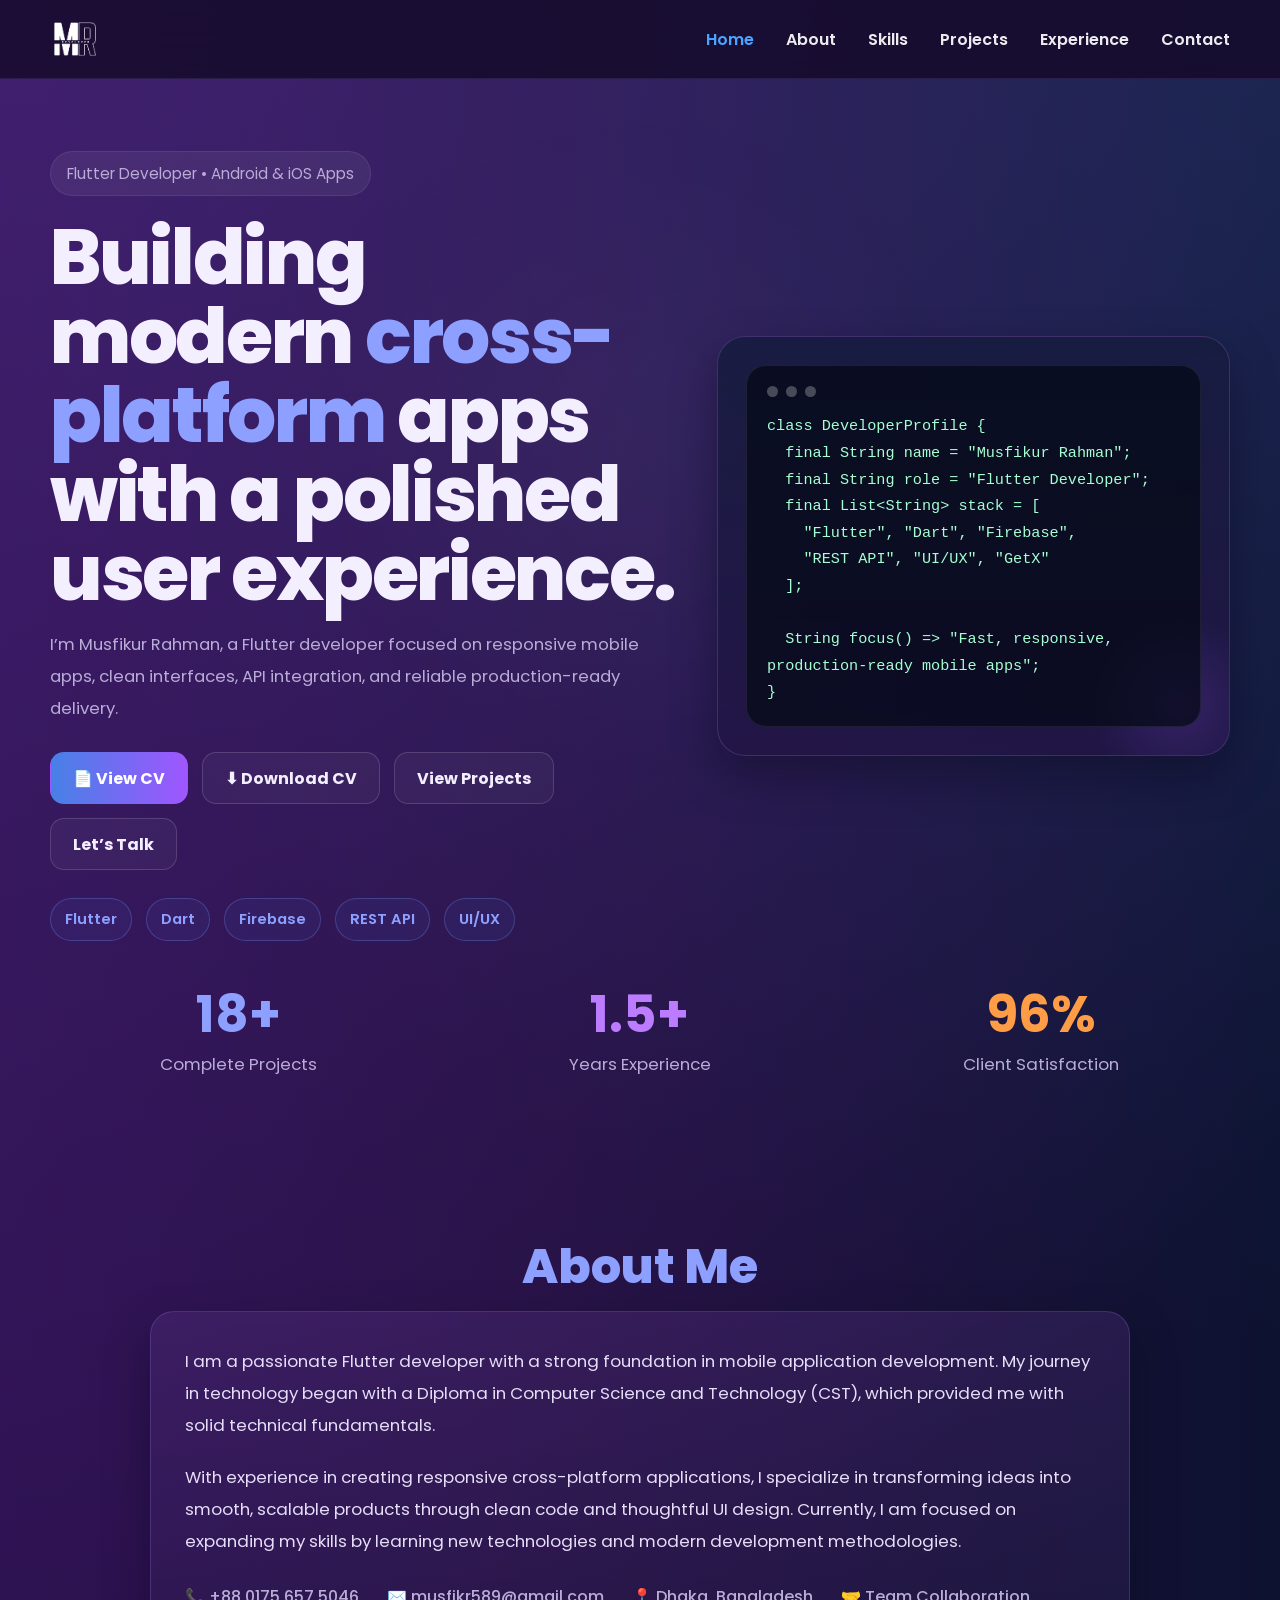
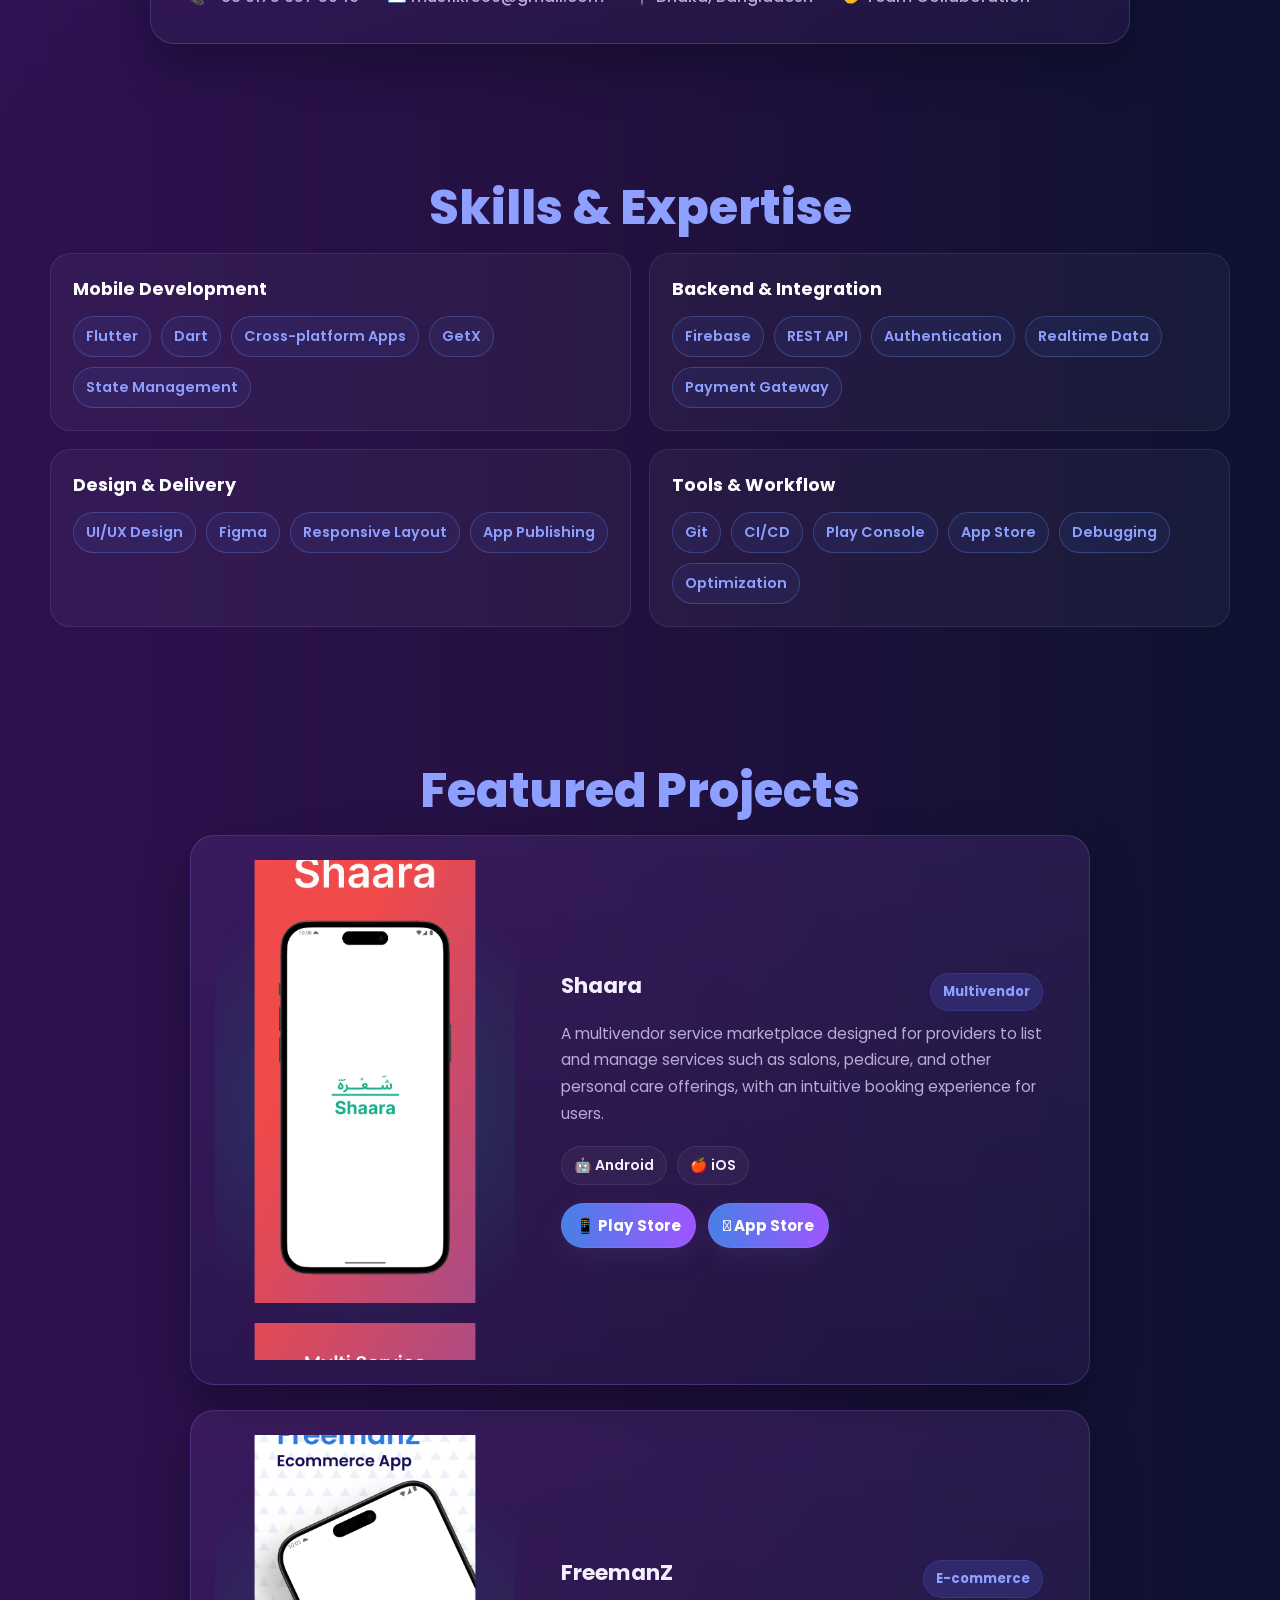
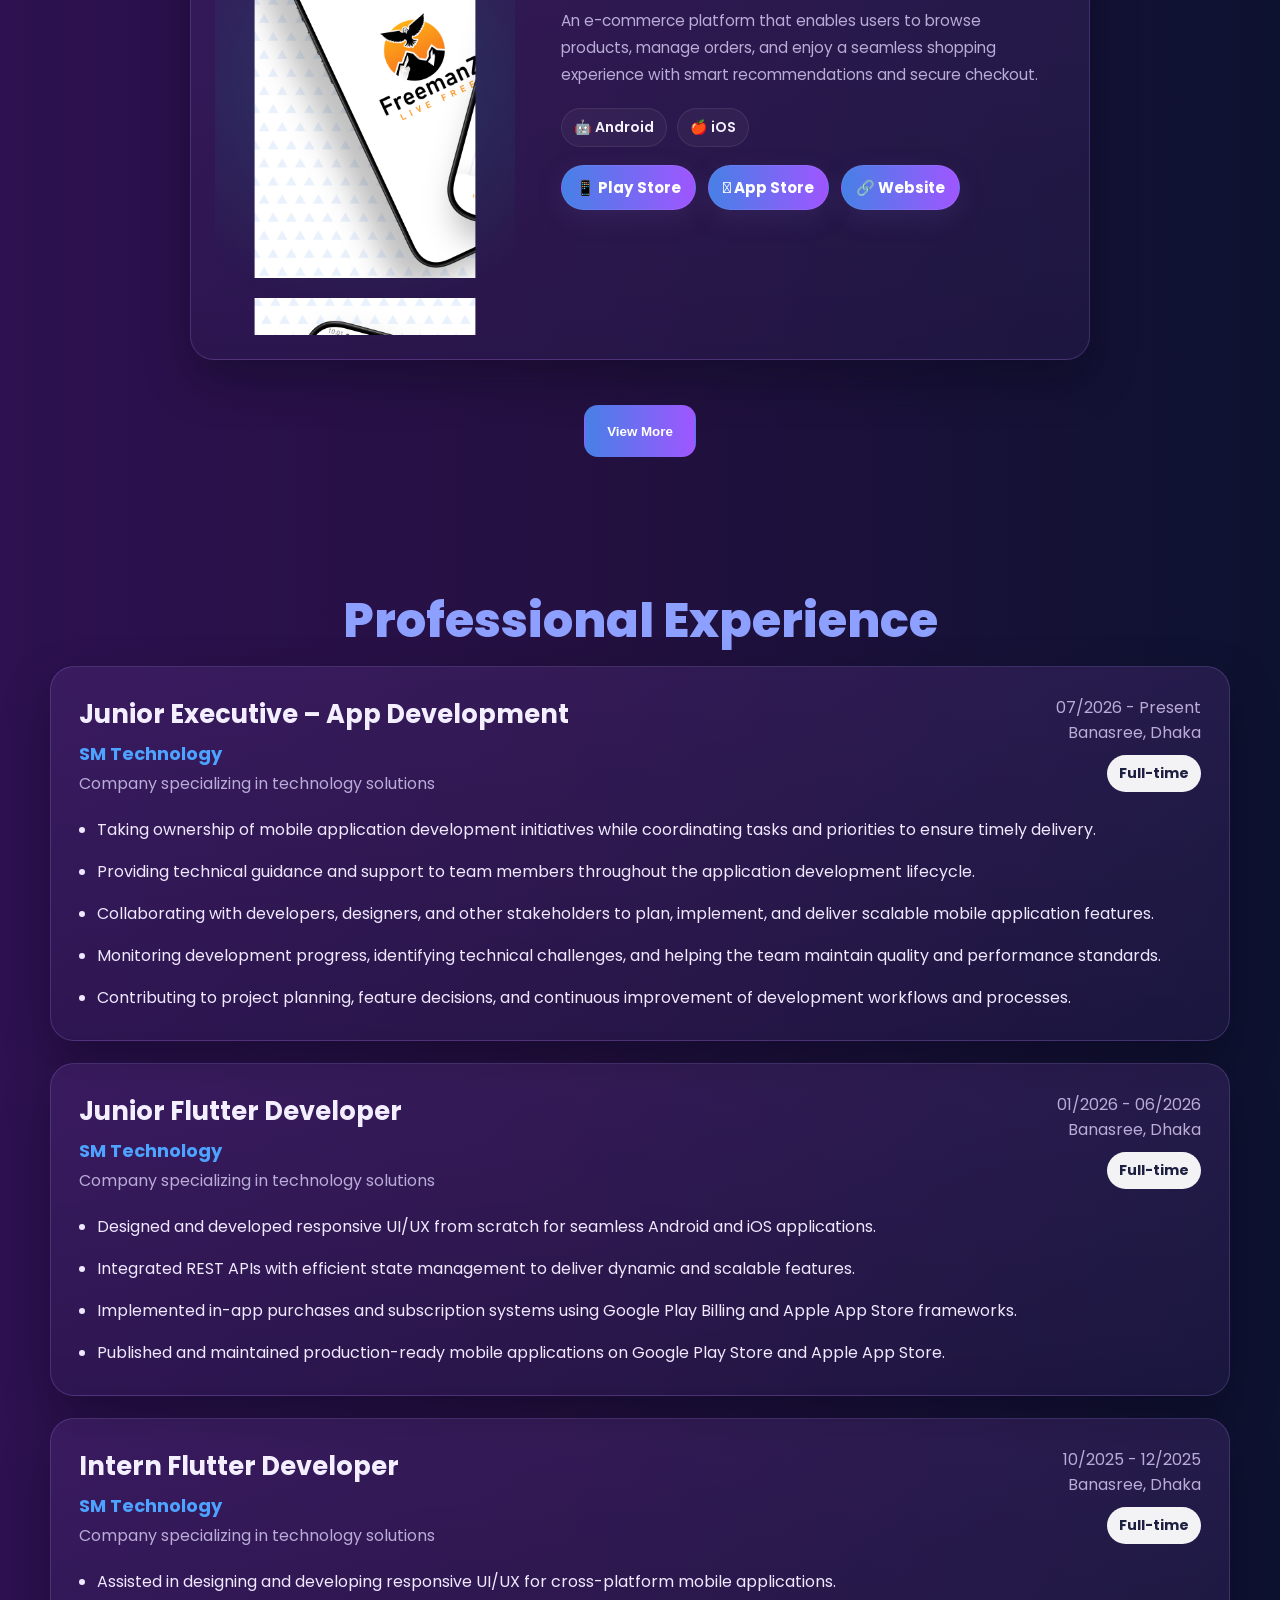
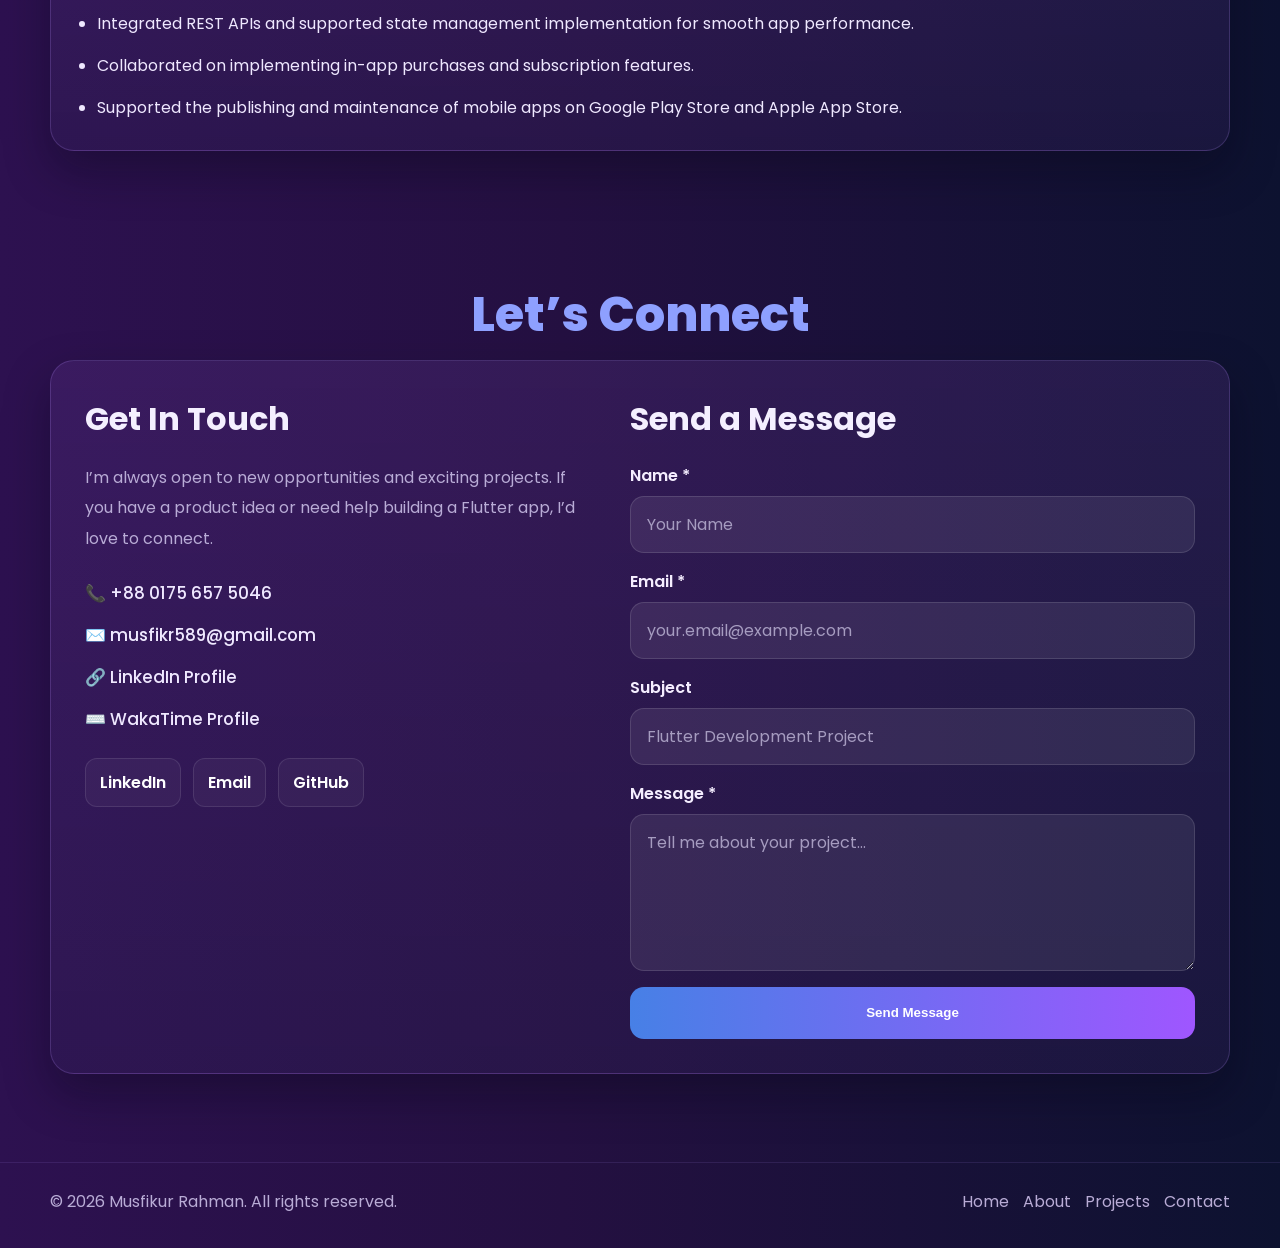
<file: index.html>
<!DOCTYPE html>
<html lang="en">

<head>
    <meta charset="UTF-8" />
    <meta name="viewport" content="width=device-width, initial-scale=1.0" />
    <title>MR | Flutter Developer</title>

    <link rel="icon" type="image/png" href="/images/inverlogo.png" />
    <link rel="shortcut icon" href="/images/inverlogo.png" />
    <link rel="apple-touch-icon" href="/images/inverlogo.png" />

    <!-- CSS -->
    <link rel="stylesheet" href="style.css">

    <!-- Fonts -->
    <link rel="preconnect" href="https://fonts.googleapis.com">
    <link rel="preconnect" href="https://fonts.gstatic.com" crossorigin>
    <link href="https://fonts.googleapis.com/css2?family=Poppins:wght@400;500;600;700;800&display=swap"
        rel="stylesheet">
</head>

<body>

    <!-- KEEP EVERYTHING SAME -->
    <!-- Just REMOVE <style> and <script> -->

    <header>
        <div class="container nav">
            <a href="#home" class="brand"><img src="/images/inverlogo.png" alt="" height="50"></a>
            <button class="menu-btn" id="menuBtn" aria-label="Toggle menu">☰</button>
            <ul class="nav-links" id="navLinks">
                <li><a href="#home">Home</a></li>
                <li><a href="#about">About</a></li>
                <li><a href="#skills">Skills</a></li>
                <li><a href="#projects">Projects</a></li>
                <li><a href="#experience">Experience</a></li>
                <li><a href="#contact">Contact</a></li>
            </ul>
        </div>
    </header>

    <main>
        <section class="hero" id="home">
            <div class="container hero-grid">
                <div>
                    <div class="eyebrow">Flutter Developer • Android & iOS Apps</div>
                    <h1>Building modern <span>cross-platform</span> apps with a polished user experience.</h1>
                    <p>
                        I’m Musfikur Rahman, a Flutter developer focused on responsive mobile apps,
                        clean interfaces, API integration, and reliable production-ready delivery.
                    </p>
                    <div class="hero-actions">
                        <a class="btn btn-primary" href="https://drive.google.com/file/d/1hdQIbsNpHMs-jCA8gq1-793QA4lZDRB9/view?usp=drive_link" target="_blank" rel="noopener">
                            📄 View CV
                        </a>
                    
                        <a class="btn btn-secondary" href="https://drive.google.com/file/d/1hdQIbsNpHMs-jCA8gq1-793QA4lZDRB9/view?usp=drive_link" download>
                            ⬇ Download CV
                        </a>
                    
                        <a class="btn btn-secondary" href="#projects">
                            View Projects
                        </a>
                    
                        <a class="btn btn-secondary" href="#contact">
                            Let’s Talk
                        </a>
                    </div>
                    <div class="hero-meta">
                        <span class="chip">Flutter</span>
                        <span class="chip">Dart</span>
                        <span class="chip">Firebase</span>
                        <span class="chip">REST API</span>
                        <span class="chip">UI/UX</span>
                    </div>
                </div>

                <div class="hero-card">
                    <div class="code-window">
                        <div class="dots"><span></span><span></span><span></span></div>
                        <pre>class DeveloperProfile {
  final String name = "Musfikur Rahman";
  final String role = "Flutter Developer";
  final List&lt;String&gt; stack = [
    "Flutter", "Dart", "Firebase",
    "REST API", "UI/UX", "GetX"
  ];

  String focus() =&gt; "Fast, responsive,
production-ready mobile apps";
}</pre>
                    </div>
                </div>
            </div>

            <div class="container stats">
                <div class="stat"><strong>18+</strong><span>Complete Projects</span></div>
                <div class="stat"><strong>1.5+</strong><span>Years Experience</span></div>
                <div class="stat"><strong>96%</strong><span>Client Satisfaction</span></div>
            </div>
        </section>

        <section class="section" id="about">
            <div class="container">
                <h2 class="section-title">About Me</h2>
                <div class="about-card">
                    <p>I am a passionate Flutter developer with a strong foundation in mobile application development.
                        My
                        journey
                        in technology began with a Diploma in Computer Science and Technology (CST), which provided me
                        with
                        solid
                        technical fundamentals.
                    </p>
                    <p>
                        With experience in creating responsive cross-platform applications, I specialize in transforming
                        ideas into
                        smooth, scalable products through clean code and thoughtful UI design. Currently, I am focused
                        on
                        expanding
                        my skills by learning new technologies and modern development methodologies.
                    </p>
                    <div class="about-contact">
                        <div>📞 <span>+88 0175 657 5046</span></div>
                        <div>✉️ <span>musfikr589@gmail.com</span></div>
                        <div>📍 <span>Dhaka, Bangladesh</span></div>
                        <div>🤝 <span>Team Collaboration</span></div>
                    </div>
                </div>
            </div>
        </section>

        <section class="section" id="skills">
            <div class="container">
                <h2 class="section-title">Skills & Expertise</h2>

                <div class="skills-grid">
                    <div class="skill-box">
                        <h3>Mobile Development</h3>
                        <div class="skill-tags">
                            <span>Flutter</span><span>Dart</span><span>Cross-platform
                                Apps</span><span>GetX</span><span>State
                                Management</span>
                        </div>
                    </div>
                    <div class="skill-box">
                        <h3>Backend & Integration</h3>
                        <div class="skill-tags">
                            <span>Firebase</span><span>REST API</span><span>Authentication</span><span>Realtime
                                Data</span><span>Payment Gateway</span>
                        </div>
                    </div>
                    <div class="skill-box">
                        <h3>Design & Delivery</h3>
                        <div class="skill-tags">
                            <span>UI/UX Design</span><span>Figma</span><span>Responsive Layout</span><span>App
                                Publishing</span>
                        </div>
                    </div>
                    <div class="skill-box">
                        <h3>Tools & Workflow</h3>
                        <div class="skill-tags">
                            <span>Git</span><span>CI/CD</span><span>Play Console</span><span>App
                                Store</span><span>Debugging</span><span>Optimization</span>
                        </div>
                    </div>
                </div>
            </div>
        </section>

        <section class="section" id="projects">
            <div class="container">
                <h2 class="section-title">Featured Projects</h2>
                <div class="projects-grid" id="projectsContainer"></div>
            </div>
        </section>

        <section class="section" id="experience">
            <div class="container">
                <h2 class="section-title">Professional Experience</h2>
                <div class="experience-list">

                    <article class="experience-card">
                            <div class="experience-head">
                                <div>
                                    <h3>Junior Executive – App Development</h3>
                                    <h4>SM Technology</h4>
                                    <p>Company specializing in technology solutions</p>
                                </div>
                                <div class="experience-meta">
                                    <div>07/2026 - Present</div>
                                    <div>Banasree, Dhaka</div>
                                    <span class="pill">Full-time</span>
                                </div>
                            </div>
                            <ul class="experience-points">
                                <li>Taking ownership of mobile application development initiatives while coordinating tasks and priorities to ensure timely delivery.</li>
                                <li>Providing technical guidance and support to team members throughout the application development lifecycle.</li>
                                <li>Collaborating with developers, designers, and other stakeholders to plan, implement, and deliver scalable mobile application features.</li>
                                <li>Monitoring development progress, identifying technical challenges, and helping the team maintain quality and performance standards.</li>
                                <li>Contributing to project planning, feature decisions, and continuous improvement of development workflows and processes.</li>
                            </ul>
                        </article>

                    <article class="experience-card">
                        <div class="experience-head">
                            <div>
                                <h3>Junior Flutter Developer</h3>
                                <h4>SM Technology</h4>
                                <p>Company specializing in technology solutions</p>
                            </div>
                            <div class="experience-meta">
                                <div>01/2026 - 06/2026</div>
                                <div>Banasree, Dhaka</div>
                                <span class="pill">Full-time</span>
                            </div>
                        </div>
                        <ul class="experience-points">
                            <li>Designed and developed responsive UI/UX from scratch for seamless Android and iOS
                                applications.</li>
                            <li>Integrated REST APIs with efficient state management to deliver dynamic and scalable
                                features.</li>
                            <li>Implemented in-app purchases and subscription systems using Google Play Billing and
                                Apple
                                App Store
                                frameworks.</li>
                            <li>Published and maintained production-ready mobile applications on Google Play Store and
                                Apple
                                App
                                Store.</li>
                        </ul>
                    </article>

                    <article class="experience-card">
                        <div class="experience-head">
                            <div>
                                <h3>Intern Flutter Developer</h3>
                                <h4>SM Technology</h4>
                                <p>Company specializing in technology solutions</p>
                            </div>
                            <div class="experience-meta">
                                <div>10/2025 - 12/2025</div>
                                <div>Banasree, Dhaka</div>
                                <span class="pill">Full-time</span>
                            </div>
                        </div>
                        <ul class="experience-points">
                            <li>Assisted in designing and developing responsive UI/UX for cross-platform mobile
                                applications.</li>
                            <li>Integrated REST APIs and supported state management implementation for smooth app
                                performance.</li>
                            <li>Collaborated on implementing in-app purchases and subscription features.</li>
                            <li>Supported the publishing and maintenance of mobile apps on Google Play Store and Apple
                                App
                                Store.</li>
                        </ul>
                    </article>

                </div>
            </div>
        </section>

        <section class="section" id="contact">
            <div class="container">
                <h2 class="section-title">Let’s Connect</h2>
                <div class="contact-wrap">
                    <div class="contact-info">
                        <h3>Get In Touch</h3>
                        <p>I’m always open to new opportunities and exciting projects. If you have a product idea or
                            need
                            help
                            building a Flutter app, I’d love to connect.</p>
                        <div class="contact-list">
                            <span>📞 +88 0175 657 5046</span>
                            <a href="mailto:musfikr589@gmail.com" target="_blank">✉️ musfikr589@gmail.com</a>
                            <a href="https://www.linkedin.com/in/devmr007/" target="_blank">🔗 LinkedIn Profile</a>
                            <a href="https://wakatime.com/@2fec9975-65db-4c61-b919-b9fa4c370f7b" target="_blank">⌨️
                                WakaTime Profile</a>
                        </div>
                        <div class="socials">
                            <a href="https://www.linkedin.com/in/devmr007/" target="_blank">LinkedIn</a>
                            <a href="mailto:musfikr589@gmail.com" target="_blank">Email</a>
                            <a href="https://github.com/devmr007" target="_blank">GitHub</a>
                        </div>
                    </div>

                    <div class="contact-form">
                        <h3>Send a Message</h3>
                        <form action="mailto:musfikr589@gmail.com" method="POST" enctype="text/plain" target="_blank">
                            <div class="field">
                                <label for="name">Name *</label>
                                <input id="name" type="text" placeholder="Your Name" />
                            </div>
                            <div class="field">
                                <label for="email">Email *</label>
                                <input id="email" type="email" placeholder="your.email@example.com" />
                            </div>
                            <div class="field">
                                <label for="subject">Subject</label>
                                <input id="subject" type="text" placeholder="Flutter Development Project" />
                            </div>
                            <div class="field">
                                <label for="message">Message *</label>
                                <textarea id="message" rows="5" placeholder="Tell me about your project..."></textarea>
                            </div>
                            <button type="submit" class="btn btn-primary">Send Message</button>
                        </form>
                    </div>
                </div>
            </div>
        </section>
    </main>

    <footer>
        <div class="container footer-inner">
            <p>© 2026 Musfikur Rahman. All rights reserved.</p>
            <div class="footer-links">
                <a href="#home">Home</a>
                <a href="#about">About</a>
                <a href="#projects">Projects</a>
                <a href="#contact">Contact</a>
            </div>
        </div>
    </footer>

    <!-- Scripts -->
    <script src="projects.js"></script>
    <script src="script.js"></script>

</body>

</html>
</file>
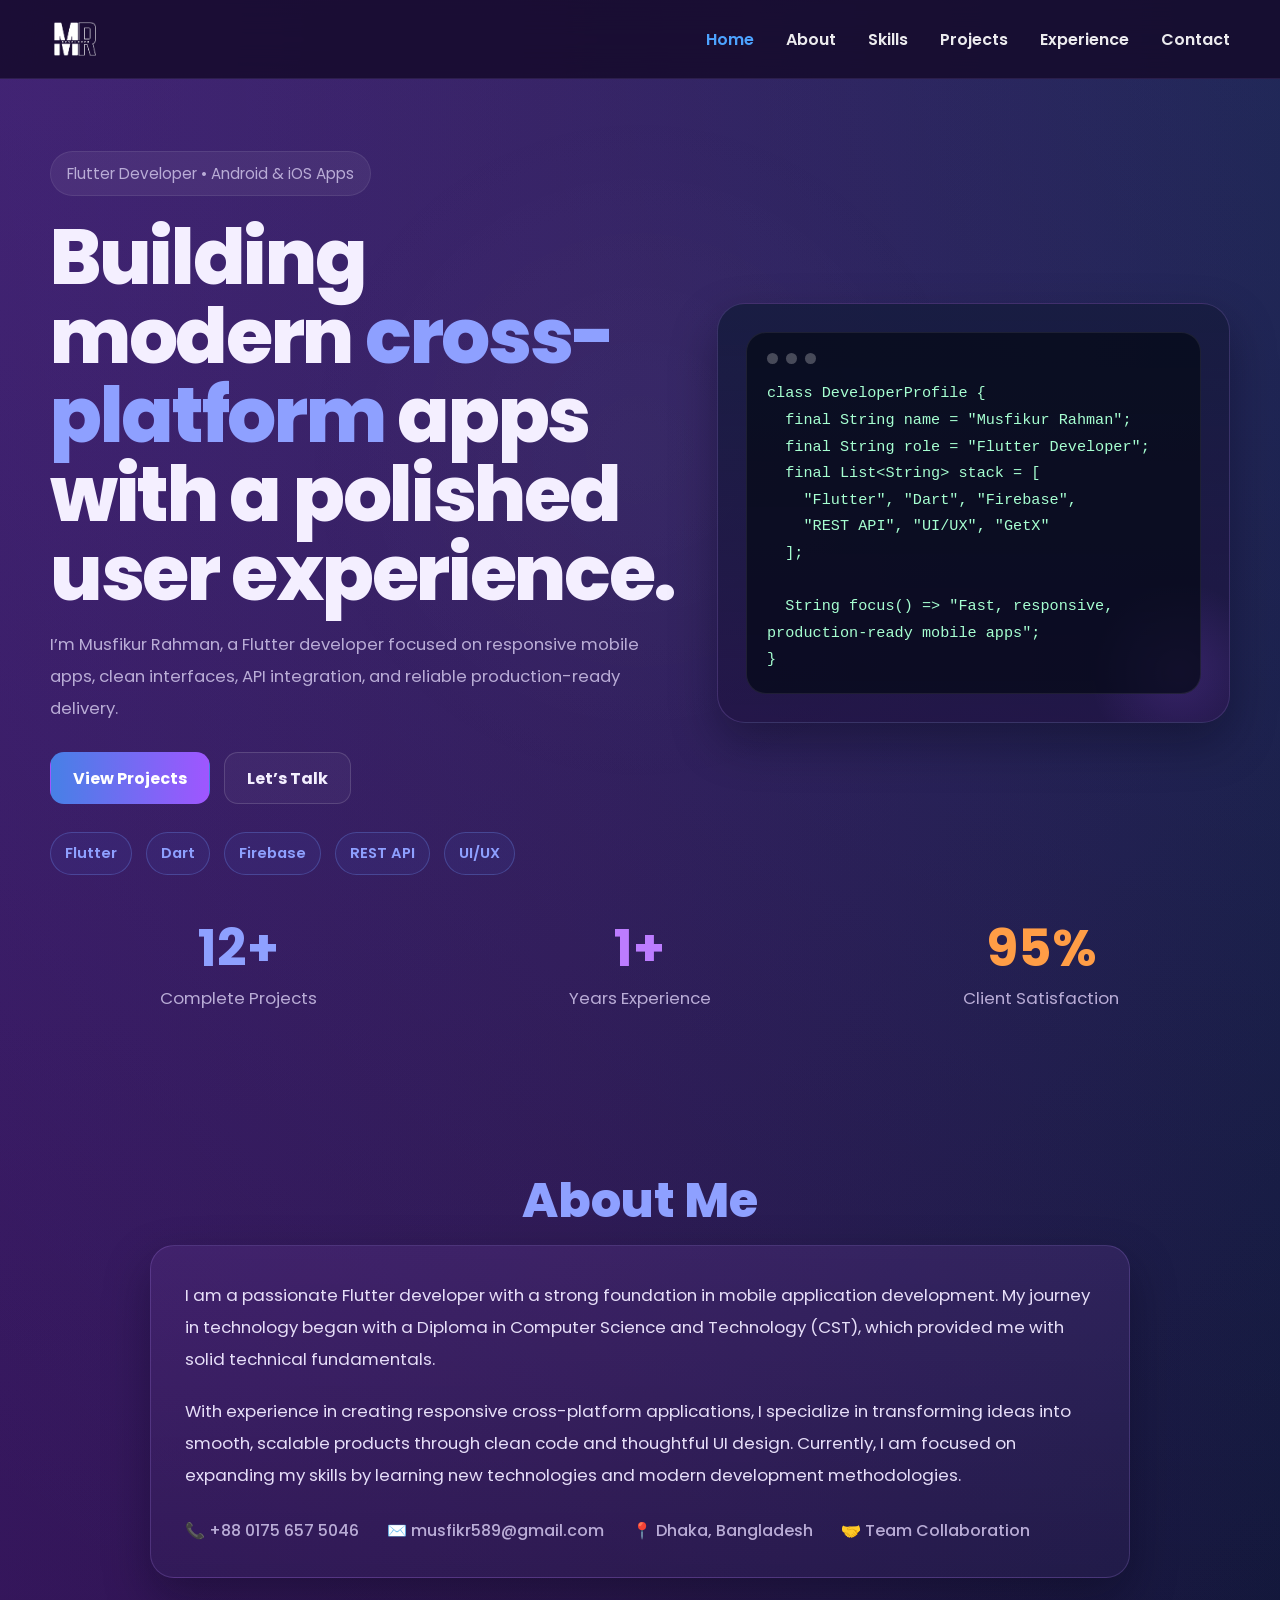
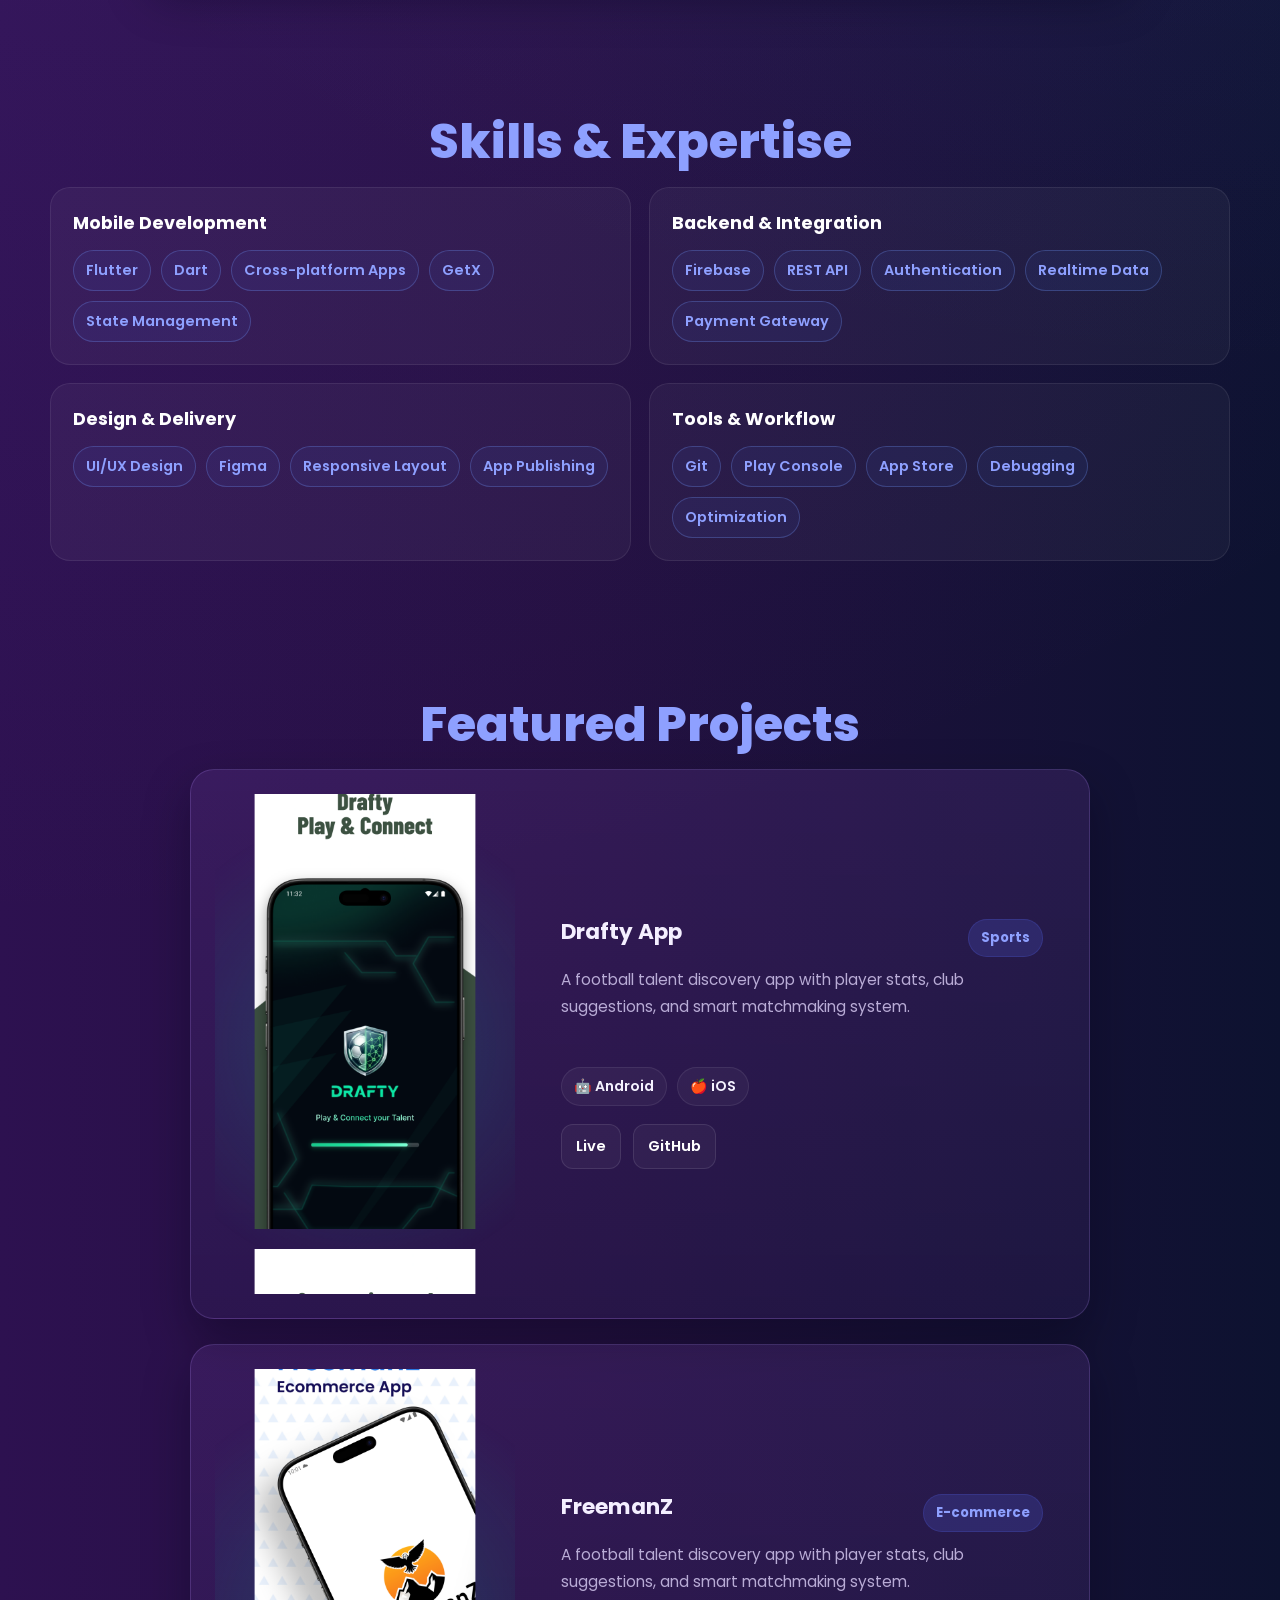
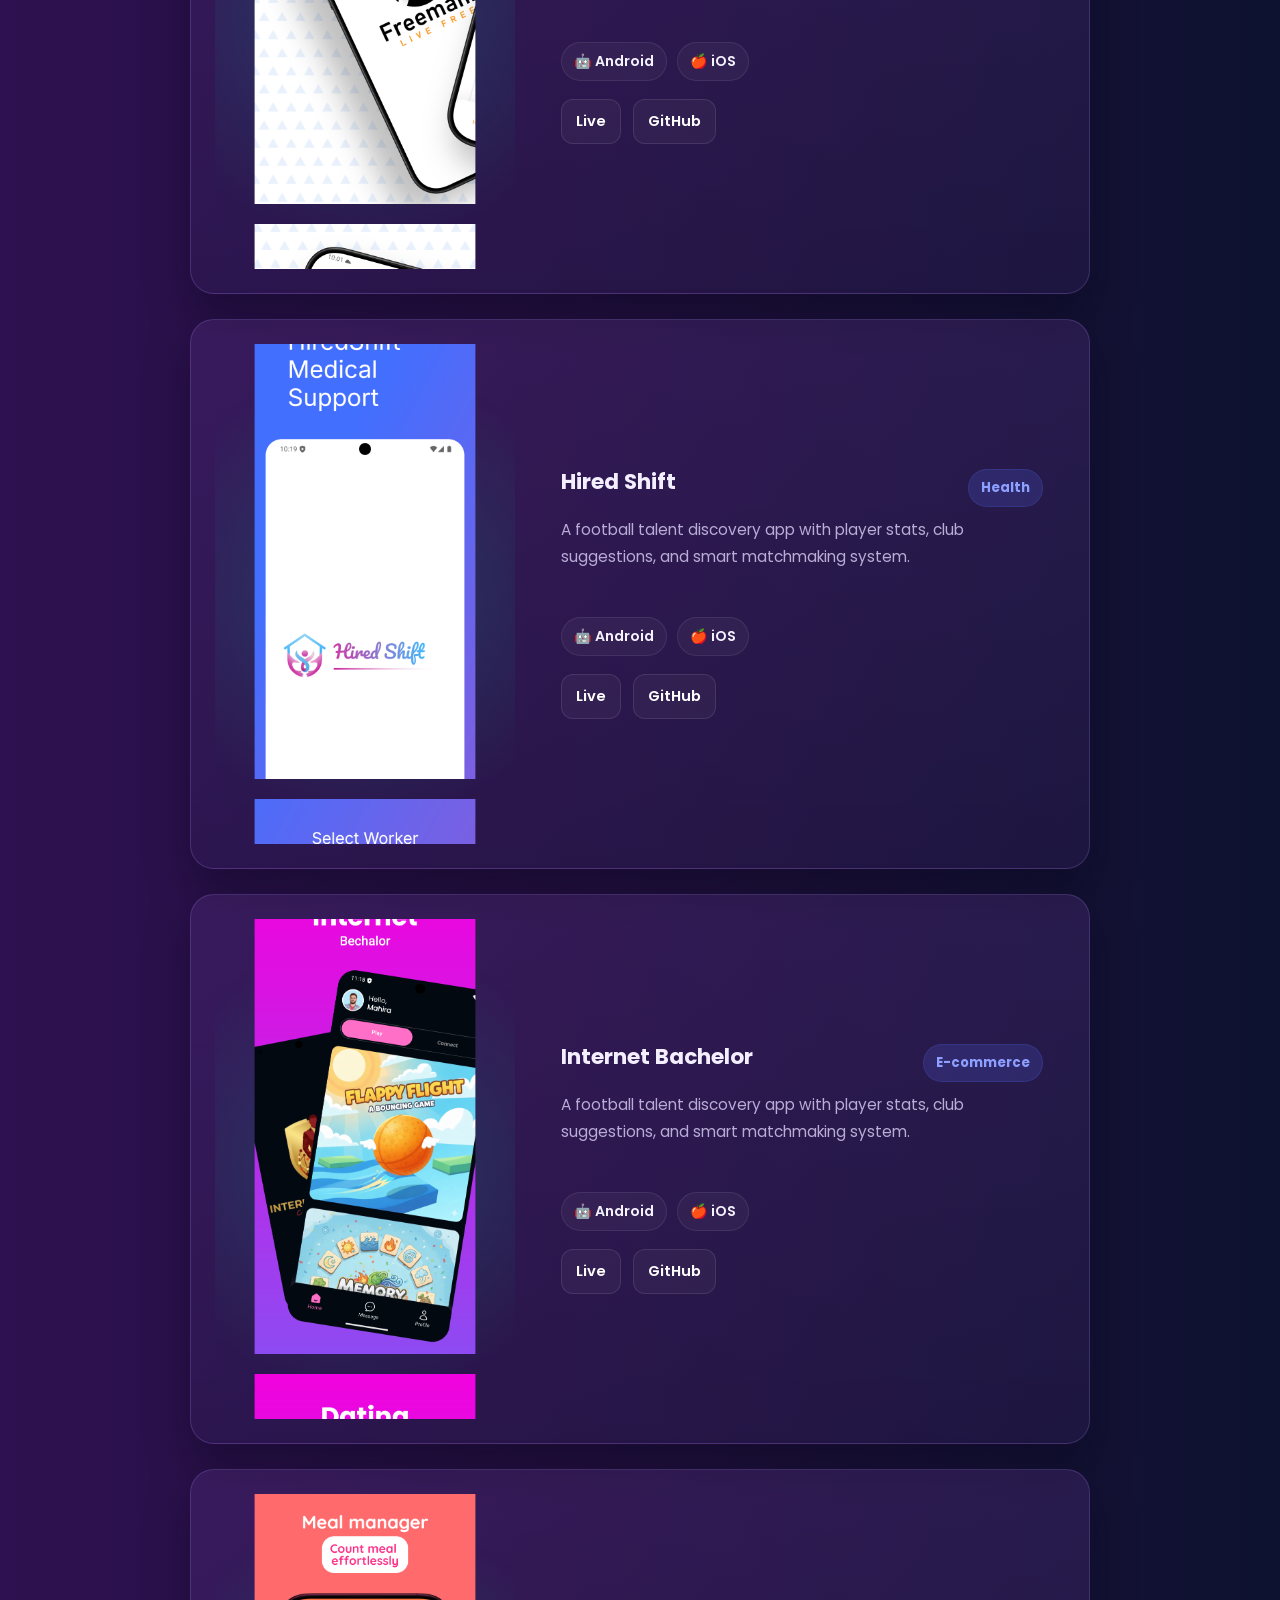
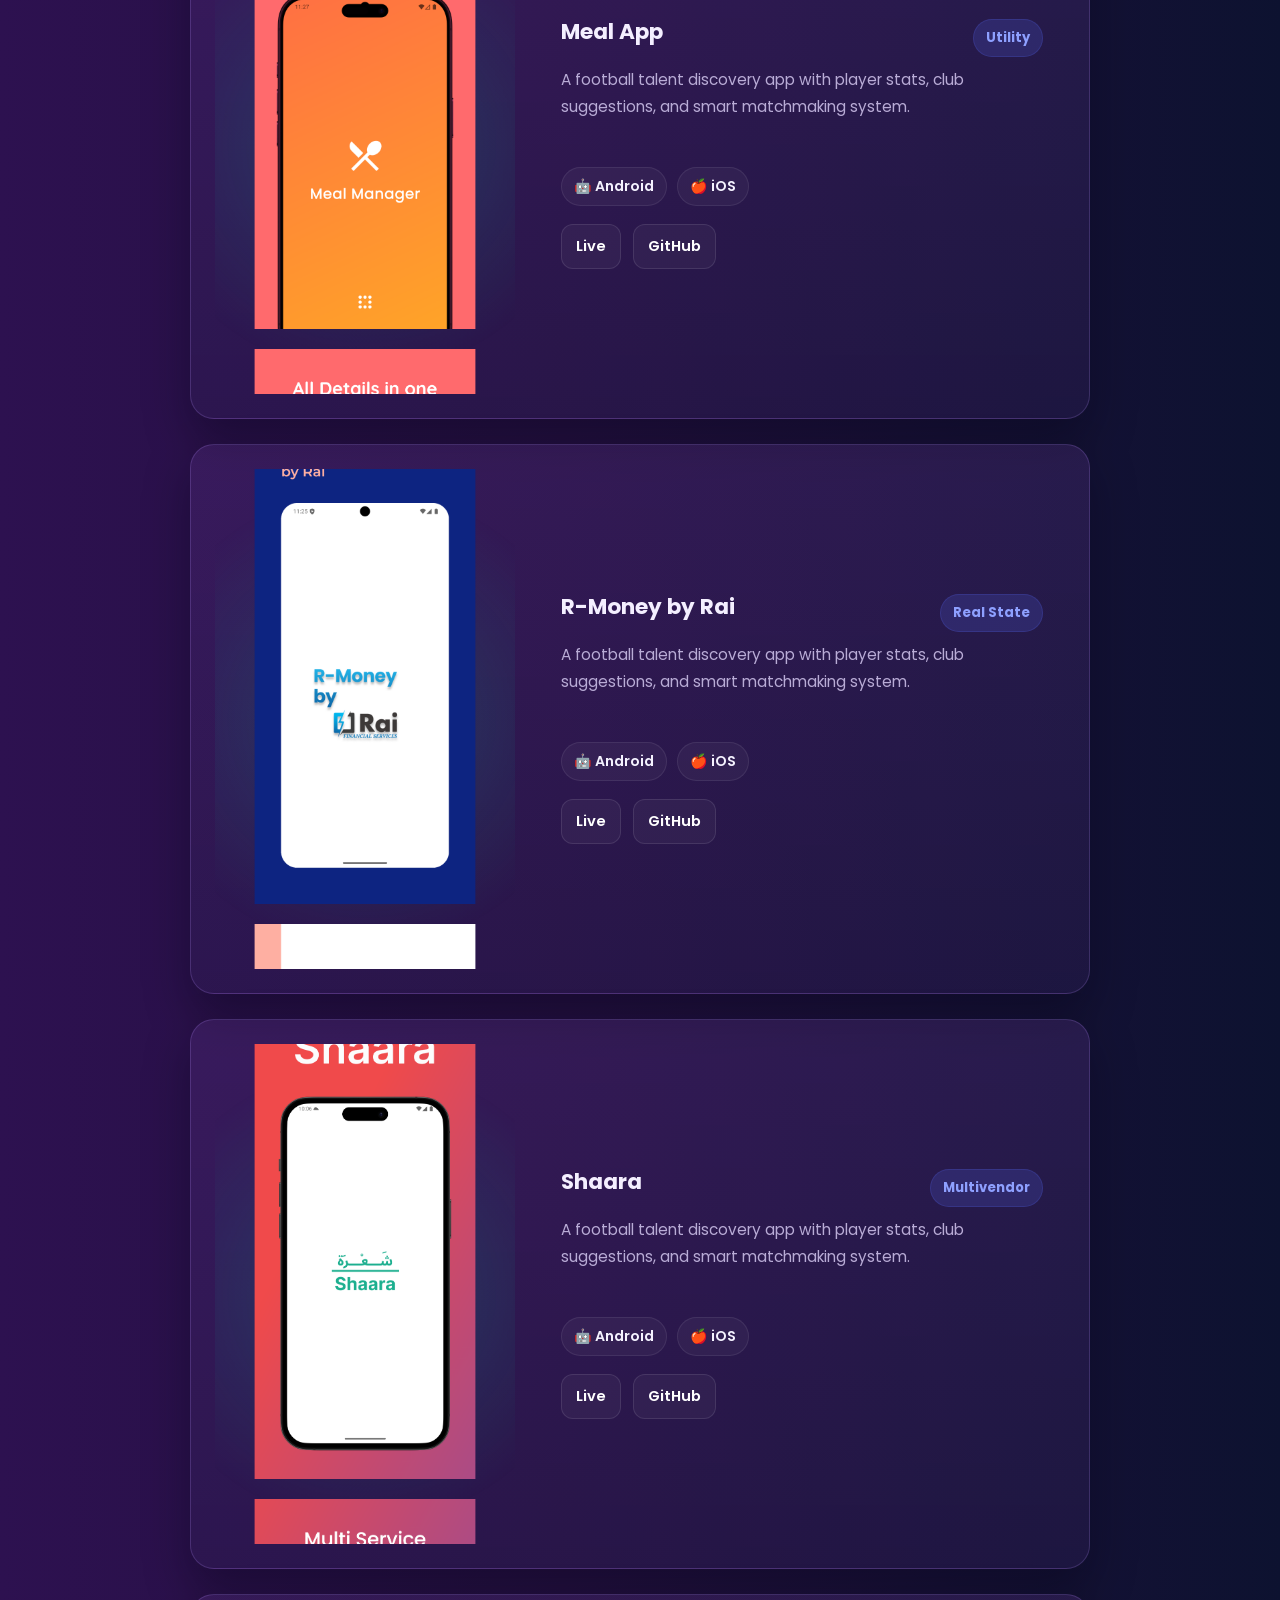
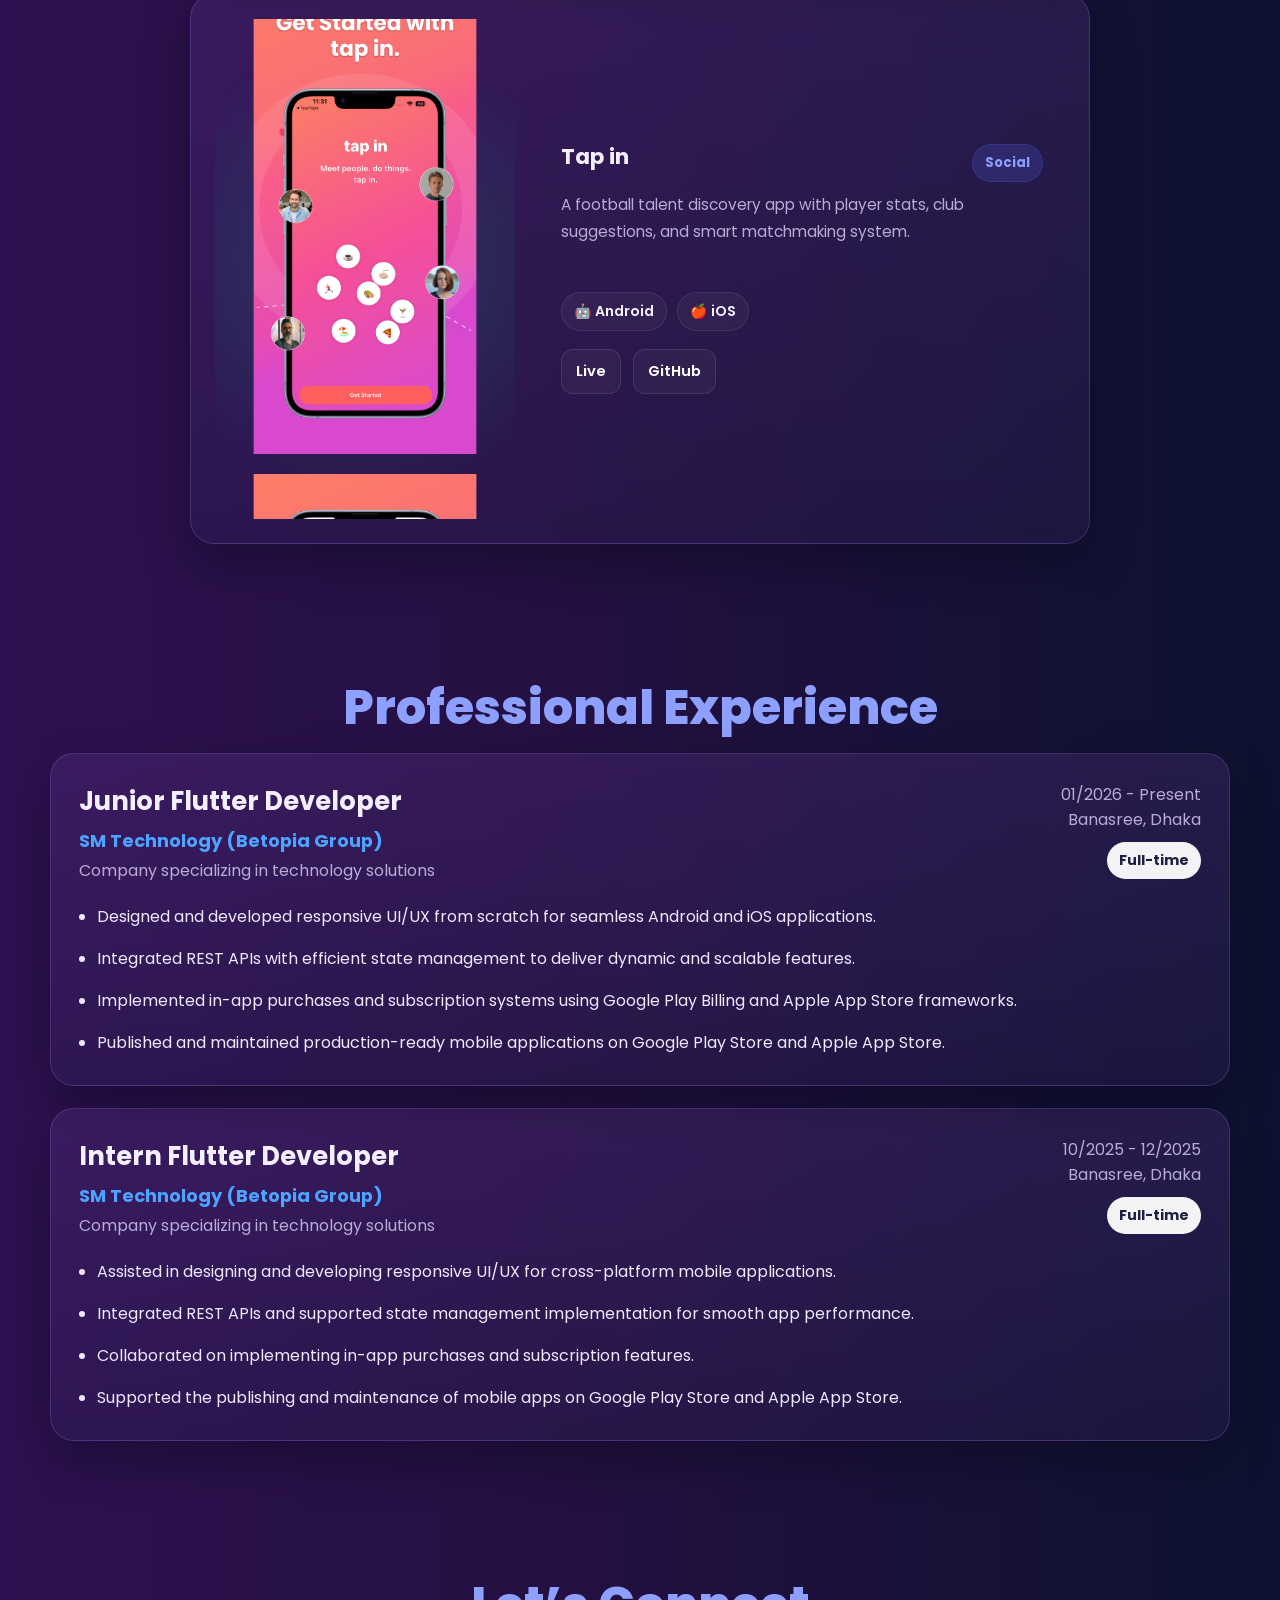
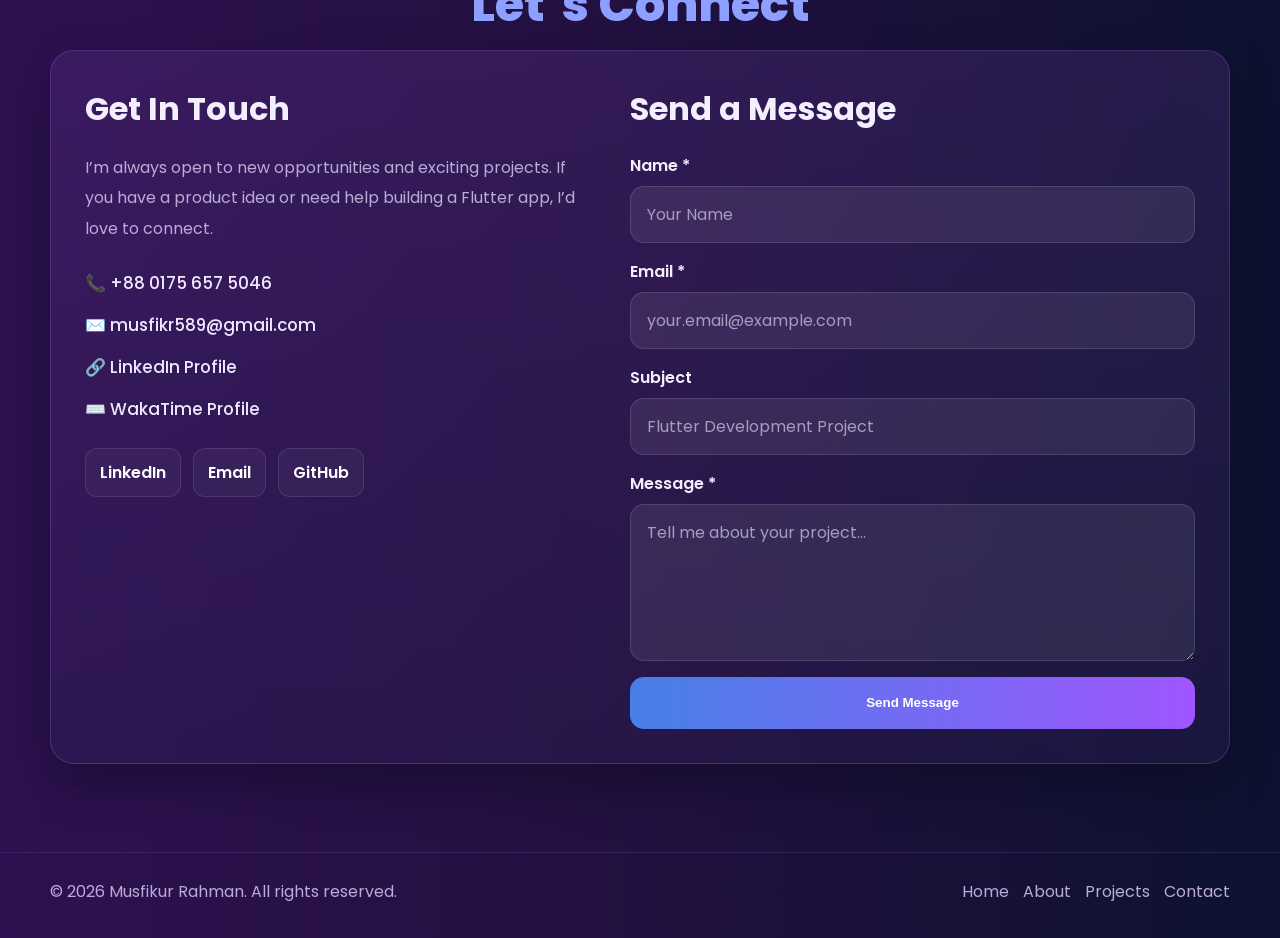
<file: index2.html>
<!DOCTYPE html>
<html lang="en">

<head>
  <meta charset="UTF-8" />
  <meta name="viewport" content="width=device-width, initial-scale=1.0" />
  <title>MR | Flutter Developer</title>
  <link rel="icon" type="image/png" href="/images/inverlogo.png" />
  <link rel="shortcut icon" href="/images/inverlogo.png" />
  <link rel="apple-touch-icon" href="/images/inverlogo.png" />
  <link rel="preconnect" href="https://fonts.googleapis.com">
  <link rel="preconnect" href="https://fonts.gstatic.com" crossorigin>
  <link href="https://fonts.googleapis.com/css2?family=Poppins:wght@400;500;600;700;800&display=swap" rel="stylesheet">
  <style>
    :root {
      --bg-1: #170a2f;
      --bg-2: #2b0f4f;
      --surface: rgba(112, 63, 160, 0.22);
      --surface-strong: rgba(138, 88, 197, 0.22);
      --border: rgba(183, 144, 255, 0.2);
      --text: #f4efff;
      --muted: #b9acd6;
      --primary: #8ea0ff;
      --secondary: #9d59ff;
      --accent: #4da3ff;
      --success: #091225;
      --shadow: 0 20px 45px rgba(5, 7, 20, 0.35);
      --radius: 24px;
      --container: 1180px;
      --header-h: 78px;
    }

    * {
      box-sizing: border-box;
      margin: 0;
      padding: 0;
    }

    html {
      scroll-behavior: smooth;
    }

    body {
      font-family: 'Poppins', sans-serif;
      color: var(--text);
      background:
        radial-gradient(circle at top left, rgba(135, 80, 220, 0.22), transparent 28%),
        radial-gradient(circle at top right, rgba(77, 163, 255, 0.12), transparent 22%),
        linear-gradient(90deg, #2d1150 0%, #241041 44%, #0d1230 100%);
      overflow-x: hidden;
    }

    body::before {
      content: "";
      position: fixed;
      inset: 0;
      pointer-events: none;
      background: radial-gradient(circle at center, rgba(255, 255, 255, 0.04), transparent 45%);
      opacity: 0.65;
      z-index: -2;
    }

    a {
      color: inherit;
      text-decoration: none;
    }

    img {
      max-width: 100%;
      display: block;
    }

    .container {
      width: min(var(--container), calc(100% - 32px));
      margin: 0 auto;
    }

    .section {
      padding: 110px 0 28px;
      scroll-margin-top: calc(var(--header-h) + 18px);
    }

    .section-title {
      text-align: center;
      font-size: clamp(2rem, 4vw, 3rem);
      line-height: 1.1;
      color: var(--primary);
      margin-bottom: 18px;
      font-weight: 800;
    }

    .section-lead {
      max-width: 760px;
      margin: 0 auto 48px;
      text-align: center;
      color: var(--muted);
      font-size: 1rem;
      line-height: 1.8;
    }

    header {
      position: sticky;
      top: 0;
      z-index: 1000;
      backdrop-filter: blur(18px);
      background: rgba(21, 10, 42, 0.84);
      border-bottom: 1px solid rgba(177, 144, 255, 0.12);
    }

    .nav {
      min-height: var(--header-h);
      display: flex;
      align-items: center;
      justify-content: space-between;
      gap: 20px;
    }

    .brand {
      font-size: 2rem;
      font-weight: 800;
      letter-spacing: 0.02em;
      color: var(--primary);
    }

    .nav-links {
      display: flex;
      align-items: center;
      gap: 32px;
      list-style: none;
    }

    .nav-links a {
      font-weight: 600;
      color: rgba(255, 255, 255, 0.92);
      transition: color .25s ease;
    }

    .nav-links a:hover,
    .nav-links a.active {
      color: var(--accent);
    }

    .menu-btn {
      display: none;
      width: 48px;
      height: 48px;
      border-radius: 14px;
      border: 1px solid rgba(255, 255, 255, 0.1);
      background: rgba(255, 255, 255, 0.05);
      color: white;
      font-size: 1.4rem;
      cursor: pointer;
    }

    .hero {
      padding: 72px 0 40px;
      min-height: calc(100vh - var(--header-h));
      display: grid;
      align-items: center;
    }

    .hero-grid {
      display: grid;
      grid-template-columns: 1.1fr 0.9fr;
      gap: 40px;
      align-items: center;
    }

    .eyebrow {
      display: inline-flex;
      align-items: center;
      gap: 10px;
      padding: 10px 16px;
      background: rgba(255, 255, 255, 0.06);
      border: 1px solid rgba(255, 255, 255, 0.08);
      border-radius: 999px;
      color: var(--muted);
      margin-bottom: 22px;
      font-size: 0.95rem;
    }

    .hero h1 {
      font-size: clamp(2.6rem, 6vw, 5.3rem);
      line-height: 1.03;
      margin-bottom: 16px;
      font-weight: 800;
      letter-spacing: -0.03em;
    }

    .hero h1 span {
      color: var(--primary);
    }

    .hero p {
      max-width: 640px;
      color: var(--muted);
      line-height: 1.9;
      font-size: 1.04rem;
      margin-bottom: 28px;
    }

    .hero-actions {
      display: flex;
      flex-wrap: wrap;
      gap: 14px;
      margin-bottom: 28px;
    }

    .btn {
      display: inline-flex;
      align-items: center;
      justify-content: center;
      gap: 10px;
      min-height: 52px;
      padding: 0 22px;
      border-radius: 14px;
      border: 1px solid transparent;
      font-weight: 700;
      transition: transform .22s ease, box-shadow .22s ease, background .22s ease;
    }

    .btn:hover {
      transform: translateY(-2px);
      box-shadow: 0 12px 30px rgba(0, 0, 0, 0.25);
    }

    .btn-primary {
      background: linear-gradient(90deg, #4780e6 0%, #9f56ff 100%);
      color: white;
    }

    .btn-secondary {
      border-color: rgba(255, 255, 255, 0.14);
      background: rgba(255, 255, 255, 0.04);
      color: var(--text);
    }

    .hero-meta {
      display: flex;
      flex-wrap: wrap;
      gap: 14px;
    }

    .chip {
      padding: 10px 14px;
      border-radius: 999px;
      color: var(--primary);
      border: 1px solid rgba(115, 155, 255, 0.28);
      background: rgba(68, 126, 255, 0.07);
      font-size: 0.92rem;
      font-weight: 600;
    }

    .hero-card {
      padding: 28px;
      background: linear-gradient(180deg, rgba(23, 28, 64, 0.92), rgba(33, 20, 68, 0.78));
      border: 1px solid var(--border);
      border-radius: 28px;
      box-shadow: var(--shadow);
      position: relative;
      overflow: hidden;
    }

    .hero-card::after {
      content: "";
      position: absolute;
      inset: auto -40px -40px auto;
      width: 180px;
      height: 180px;
      border-radius: 50%;
      background: radial-gradient(circle, rgba(157, 89, 255, 0.18), transparent 70%);
    }

    .code-window {
      border: 1px solid rgba(255, 255, 255, 0.08);
      background: rgba(6, 10, 24, 0.74);
      border-radius: 20px;
      padding: 20px;
      position: relative;
      z-index: 1;
    }

    .dots {
      display: flex;
      gap: 8px;
      margin-bottom: 16px;
    }

    .dots span {
      width: 11px;
      height: 11px;
      border-radius: 50%;
      background: rgba(255, 255, 255, 0.25);
    }

    .code-window pre {
      white-space: pre-wrap;
      color: #a6ffd1;
      line-height: 1.75;
      font-size: 0.95rem;
      font-family: Consolas, Monaco, monospace;
    }

    .stats {
      display: grid;
      grid-template-columns: repeat(3, 1fr);
      gap: 24px;
      margin-top: 34px;
    }

    .stat {
      text-align: center;
      padding: 14px;
    }

    .stat strong {
      display: block;
      font-size: clamp(2rem, 4vw, 3.6rem);
      color: var(--primary);
      line-height: 1;
      margin-bottom: 10px;
    }

    .stat:nth-child(2) strong {
      color: #bc7cff;
    }

    .stat:nth-child(3) strong {
      color: #ff9d46;
    }

    .stat span {
      color: var(--muted);
      font-size: 1.05rem;
    }

    .about-card,
    .experience-card,
    .contact-wrap,
    .project-card {
      background: linear-gradient(180deg, rgba(101, 58, 150, 0.25), rgba(51, 35, 91, 0.3));
      border: 1px solid var(--border);
      border-radius: var(--radius);
      box-shadow: var(--shadow);
    }

    .about-card {
      max-width: 980px;
      margin: 0 auto;
      padding: 34px;
    }

    .about-card p {
      color: #e6def8;
      line-height: 1.9;
      font-size: 1.05rem;
      margin-bottom: 20px;
    }

    .about-contact {
      display: flex;
      flex-wrap: wrap;
      gap: 18px 28px;
      margin-top: 26px;
      color: var(--text);
    }

    .about-contact span {
      color: var(--muted);
      font-weight: 500;
    }

    .skills-grid {
      display: grid;
      grid-template-columns: repeat(2, minmax(0, 1fr));
      gap: 18px;
    }

    .skill-box {
      padding: 22px;
      border-radius: 20px;
      background: rgba(255, 255, 255, 0.04);
      border: 1px solid rgba(255, 255, 255, 0.08);
    }

    .skill-box h3 {
      font-size: 1.1rem;
      margin-bottom: 14px;
      color: white;
    }

    .skill-tags {
      display: flex;
      flex-wrap: wrap;
      gap: 10px;
    }

    .skill-tags span {
      padding: 9px 12px;
      border-radius: 999px;
      border: 1px solid rgba(115, 155, 255, 0.28);
      color: var(--primary);
      background: rgba(68, 126, 255, 0.07);
      font-size: 0.9rem;
      font-weight: 600;
    }

    /* .projects-grid {
      display: grid;
      grid-template-columns: repeat(3, minmax(0, 1fr));
      gap: 24px;
    } */
    .projects-grid {
      grid-template-columns: 1fr;
      max-width: 900px;
      margin: 0 auto;
    }

    .project-card {
      overflow: hidden;
      transition: transform .25s ease, box-shadow .25s ease;
    }

    .project-card:hover {
      transform: translateY(-6px);
      box-shadow: 0 24px 45px rgba(0, 0, 0, 0.28);
    }

    .project-image {
      position: relative;
      aspect-ratio: 16 / 10;
      overflow: hidden;
      border-radius: 10px;
      background: linear-gradient(135deg, rgba(116, 86, 201, 0.45), rgba(30, 26, 69, 0.45));
    }

    .project-image img {
      width: 100%;
      height: 100%;
      object-fit: contain;
    }

    .project-body {
      padding: 22px;
    }

    .project-top {
      display: flex;
      align-items: flex-start;
      justify-content: space-between;
      gap: 12px;
      margin-bottom: 10px;
    }

    .project-top h3 {
      font-size: 1.35rem;
      line-height: 1.2;
    }

    .project-top .tag {
      background: rgba(89, 110, 255, 0.18);
      color: var(--primary);
      border: 1px solid rgba(89, 110, 255, 0.18);
      padding: 8px 12px;
      border-radius: 999px;
      font-size: 0.82rem;
      font-weight: 700;
      white-space: nowrap;
    }

    .project-desc {
      color: var(--muted);
      line-height: 1.75;
      font-size: 0.96rem;
      min-height: 82px;
      margin-bottom: 18px;
    }

    .platforms {
      display: flex;
      flex-wrap: wrap;
      gap: 10px;
      margin-bottom: 18px;
    }

    .platform {
      display: inline-flex;
      align-items: center;
      gap: 8px;
      padding: 8px 12px;
      border-radius: 999px;
      background: rgba(255, 255, 255, 0.04);
      border: 1px solid rgba(255, 255, 255, 0.08);
      color: #f5f3ff;
      font-size: 0.88rem;
      font-weight: 600;
    }

    .project-links {
      display: flex;
      flex-wrap: wrap;
      gap: 12px;
    }

    .project-link {
      padding: 11px 14px;
      border-radius: 12px;
      border: 1px solid rgba(255, 255, 255, 0.1);
      background: rgba(255, 255, 255, 0.04);
      color: white;
      font-weight: 600;
      font-size: 0.92rem;
    }

    .experience-list {
      display: grid;
      gap: 22px;
    }

    .experience-card {
      padding: 28px;
    }

    .experience-head {
      display: flex;
      justify-content: space-between;
      gap: 20px;
      margin-bottom: 20px;
    }

    .experience-head h3 {
      font-size: 1.6rem;
      margin-bottom: 6px;
    }

    .experience-head h4 {
      color: var(--accent);
      font-size: 1.12rem;
      margin-bottom: 4px;
    }

    .experience-head p,
    .experience-meta {
      color: var(--muted);
    }

    .experience-meta {
      text-align: right;
      min-width: 170px;
    }

    .pill {
      display: inline-flex;
      margin-top: 10px;
      padding: 8px 12px;
      border-radius: 999px;
      background: rgba(255, 255, 255, 0.95);
      color: #1d2040;
      font-weight: 700;
      font-size: 0.88rem;
    }

    .experience-points {
      display: grid;
      gap: 14px;
      padding-left: 18px;
      color: #efe8ff;
      line-height: 1.75;
    }

    .contact-wrap {
      display: grid;
      grid-template-columns: 0.95fr 1.05fr;
      gap: 34px;
      padding: 34px;
    }

    .contact-info h3,
    .contact-form h3 {
      font-size: 2rem;
      margin-bottom: 20px;
    }

    .contact-info p {
      color: var(--muted);
      line-height: 1.9;
      margin-bottom: 26px;
      max-width: 520px;
    }

    .contact-list {
      display: grid;
      gap: 16px;
      margin-bottom: 26px;
    }

    .contact-list a,
    .contact-list span {
      color: #efe8ff;
      font-size: 1.05rem;
      font-weight: 500;
    }

    .socials {
      display: flex;
      gap: 12px;
      flex-wrap: wrap;
    }

    .socials a {
      padding: 11px 14px;
      border-radius: 12px;
      border: 1px solid rgba(255, 255, 255, 0.1);
      background: rgba(255, 255, 255, 0.04);
      color: white;
      font-weight: 600;
    }

    .contact-form form {
      display: grid;
      gap: 16px;
    }

    .field {
      display: grid;
      gap: 8px;
    }

    .field label {
      font-weight: 600;
      color: #f5eeff;
    }

    .field input,
    .field textarea {
      width: 100%;
      border: 1px solid rgba(255, 255, 255, 0.12);
      background: rgba(255, 255, 255, 0.08);
      color: white;
      border-radius: 14px;
      padding: 15px 16px;
      font: inherit;
      outline: none;
    }

    .field input::placeholder,
    .field textarea::placeholder {
      color: #a69cc0;
    }

    .field input:focus,
    .field textarea:focus {
      border-color: rgba(120, 162, 255, 0.45);
      box-shadow: 0 0 0 3px rgba(120, 162, 255, 0.12);
    }

    .contact-form button {
      border: 0;
      cursor: pointer;
    }

    footer {
      border-top: 1px solid rgba(177, 144, 255, 0.12);
      margin-top: 60px;
      padding: 26px 0 34px;
    }

    .footer-inner {
      display: flex;
      justify-content: space-between;
      gap: 20px;
      align-items: center;
      color: var(--muted);
      flex-wrap: wrap;
    }

    .footer-links {
      display: flex;
      gap: 14px;
      flex-wrap: wrap;
    }

    .footer-links a:hover {
      color: white;
    }

    .project-card.new-layout {
      display: grid;
      grid-template-columns: 300px 1fr;
      gap: 24px;
      align-items: center;
      padding: 24px;
      width: 100%;
    }

    /* SLIDER */
    .project-slider {
      height: 500px;
      overflow: hidden;
      border-radius: 22px;
      position: relative;
      perspective: 1000px;
      /* enables depth */
    }

    /* PARALLAX BACKGROUND */
    .project-slider::after {
      content: "";
      position: absolute;
      inset: 0;
      background: radial-gradient(circle at 50% 50%, rgba(0, 255, 200, 0.15), transparent 70%);
      z-index: 0;
      transform: translateZ(-50px) scale(1.2);
    }

    /* SLIDES */
    .slides {
      position: relative;
      z-index: 2;
      display: flex;
      flex-direction: column;
      will-change: transform;
    }

    .slides img {
      width: 100%;
      height: 500px;
      object-fit: contain;
      flex-shrink: 0;

      /* subtle depth */
      transform: scale(0.96);
      transition: transform 0.4s ease;
    }

    .slides {
      display: flex;
      flex-direction: column;
      height: 100%;
    }

    .slides img {
      width: 100%;
      height: 500px;
      object-fit: contain;
      flex-shrink: 0;
    }

    /* RESPONSIVE */
    @media (max-width: 820px) {
      .project-card.new-layout {
        grid-template-columns: 1fr;
      }

      .project-slider {
        height: 300px;
      }

      .slides img {
        height: 300px;
      }
    }

    @media (max-width: 1080px) {

      .hero-grid,
      .contact-wrap,
      .projects-grid {
        grid-template-columns: 1fr 1fr;
      }

      .hero-grid {
        grid-template-columns: 1fr;
      }

      .hero-card {
        max-width: 760px;
      }
    }

    @media (max-width: 820px) {
      .nav {
        min-height: auto;
        padding: 14px 0;
        flex-wrap: wrap;
      }

      .menu-btn {
        display: inline-flex;
        align-items: center;
        justify-content: center;
      }

      .nav-links {
        width: 100%;
        display: none;
        flex-direction: column;
        align-items: flex-start;
        gap: 16px;
        padding: 18px;
        border-radius: 18px;
        background: rgba(255, 255, 255, 0.04);
        border: 1px solid rgba(255, 255, 255, 0.08);
      }

      .nav-links.show {
        display: flex;
      }

      .stats,
      .skills-grid,
      .projects-grid,
      .contact-wrap {
        grid-template-columns: 1fr;
      }

      .experience-head {
        flex-direction: column;
      }

      .experience-meta {
        text-align: left;
      }

      .project-slider {
        height: 500px;
        overflow: hidden;
        border-radius: 20px;
        position: relative;
      }

      .slides {
        display: flex;
        flex-direction: column;
      }

      .slides img {
        width: 100%;
        height: 500px;
        object-fit: contain;
        flex-shrink: 0;
      }
    }


    @media (max-width: 560px) {
      .container {
        width: min(100% - 20px, var(--container));
      }

      .hero {
        padding-top: 42px;
      }

      .section {
        padding-top: 88px;
      }

      .hero h1 {
        font-size: 2.5rem;
      }

      .section-title {
        font-size: 2.15rem;
      }

      .about-card,
      .experience-card,
      .contact-wrap,
      .project-body,
      .hero-card {
        padding: 20px;
      }

      .project-desc {
        min-height: auto;
      }

      .hero-actions .btn {
        width: 100%;
      }

      .footer-inner {
        flex-direction: column;
        align-items: flex-start;
      }
    }
  </style>
</head>

<body>
  <header>
    <div class="container nav">
      <a href="#home" class="brand"><img src="/images/inverlogo.png" alt="" height="50"></a>
      <button class="menu-btn" id="menuBtn" aria-label="Toggle menu">☰</button>
      <ul class="nav-links" id="navLinks">
        <li><a href="#home">Home</a></li>
        <li><a href="#about">About</a></li>
        <li><a href="#skills">Skills</a></li>
        <li><a href="#projects">Projects</a></li>
        <li><a href="#experience">Experience</a></li>
        <li><a href="#contact">Contact</a></li>
      </ul>
    </div>
  </header>

  <main>
    <section class="hero" id="home">
      <div class="container hero-grid">
        <div>
          <div class="eyebrow">Flutter Developer • Android & iOS Apps</div>
          <h1>Building modern <span>cross-platform</span> apps with a polished user experience.</h1>
          <p>
            I’m Musfikur Rahman, a Flutter developer focused on responsive mobile apps,
            clean interfaces, API integration, and reliable production-ready delivery.
          </p>
          <div class="hero-actions">
            <a class="btn btn-primary" href="#projects">View Projects</a>
            <a class="btn btn-secondary" href="#contact">Let’s Talk</a>
          </div>
          <div class="hero-meta">
            <span class="chip">Flutter</span>
            <span class="chip">Dart</span>
            <span class="chip">Firebase</span>
            <span class="chip">REST API</span>
            <span class="chip">UI/UX</span>
          </div>
        </div>

        <div class="hero-card">
          <div class="code-window">
            <div class="dots"><span></span><span></span><span></span></div>
            <pre>class DeveloperProfile {
  final String name = "Musfikur Rahman";
  final String role = "Flutter Developer";
  final List&lt;String&gt; stack = [
    "Flutter", "Dart", "Firebase",
    "REST API", "UI/UX", "GetX"
  ];

  String focus() =&gt; "Fast, responsive,
production-ready mobile apps";
}</pre>
          </div>
        </div>
      </div>

      <div class="container stats">
        <div class="stat"><strong>12+</strong><span>Complete Projects</span></div>
        <div class="stat"><strong>1+</strong><span>Years Experience</span></div>
        <div class="stat"><strong>95%</strong><span>Client Satisfaction</span></div>
      </div>
    </section>

    <section class="section" id="about">
      <div class="container">
        <h2 class="section-title">About Me</h2>
        <div class="about-card">
          <p>I am a passionate Flutter developer with a strong foundation in mobile application development. My journey
            in technology began with a Diploma in Computer Science and Technology (CST), which provided me with solid
            technical fundamentals.
          </p>
          <p>
            With experience in creating responsive cross-platform applications, I specialize in transforming ideas into
            smooth, scalable products through clean code and thoughtful UI design. Currently, I am focused on expanding
            my skills by learning new technologies and modern development methodologies.
          </p>
          <div class="about-contact">
            <div>📞 <span>+88 0175 657 5046</span></div>
            <div>✉️ <span>musfikr589@gmail.com</span></div>
            <div>📍 <span>Dhaka, Bangladesh</span></div>
            <div>🤝 <span>Team Collaboration</span></div>
          </div>
        </div>
      </div>
    </section>

    <section class="section" id="skills">
      <div class="container">
        <h2 class="section-title">Skills & Expertise</h2>

        <div class="skills-grid">
          <div class="skill-box">
            <h3>Mobile Development</h3>
            <div class="skill-tags">
              <span>Flutter</span><span>Dart</span><span>Cross-platform Apps</span><span>GetX</span><span>State
                Management</span>
            </div>
          </div>
          <div class="skill-box">
            <h3>Backend & Integration</h3>
            <div class="skill-tags">
              <span>Firebase</span><span>REST API</span><span>Authentication</span><span>Realtime
                Data</span><span>Payment Gateway</span>
            </div>
          </div>
          <div class="skill-box">
            <h3>Design & Delivery</h3>
            <div class="skill-tags">
              <span>UI/UX Design</span><span>Figma</span><span>Responsive Layout</span><span>App Publishing</span>
            </div>
          </div>
          <div class="skill-box">
            <h3>Tools & Workflow</h3>
            <div class="skill-tags">
              <span>Git</span><span>Play Console</span><span>App
                Store</span><span>Debugging</span><span>Optimization</span>
            </div>
          </div>
        </div>
      </div>
    </section>

    <section class="section" id="projects">
      <div class="container">
        <h2 class="section-title">Featured Projects</h2>
        <div class="projects-grid">
          <article class="project-card new-layout">
            <!-- LEFT: Image Slider -->
            <div class="project-slider">
              <div class="slides">
                <img src="/images/drafty/drafty-1.png" />
                <img src="/images/drafty/drafty-2.png" />
                <img src="/images/drafty/drafty-3.png" />
                <img src="/images/drafty/drafty-4.png" />
              </div>
            </div>

            <!-- RIGHT: Content -->
            <div class="project-body">
              <div class="project-top">
                <h3>Drafty App</h3>
                <span class="tag">Sports</span>
              </div>

              <p class="project-desc">
                A football talent discovery app with player stats, club suggestions,
                and smart matchmaking system.
              </p>

              <div class="platforms">
                <span class="platform">🤖 Android</span>
                <span class="platform">🍎 iOS</span>
              </div>

              <div class="project-links">
                <a class="project-link" href="#">Live</a>
                <a class="project-link" href="#">GitHub</a>
              </div>
            </div>
          </article>
          <br>
          <article class="project-card new-layout">
            <!-- LEFT: Image Slider -->
            <div class="project-slider">
              <div class="slides">
                <img src="/images/freemanz/freemanz-1.png" />
                <img src="/images/freemanz/freemanz-2.png" />
              </div>
            </div>

            <!-- RIGHT: Content -->
            <div class="project-body">
              <div class="project-top">
                <h3>FreemanZ</h3>
                <span class="tag">E-commerce</span>
              </div>

              <p class="project-desc">
                A football talent discovery app with player stats, club suggestions,
                and smart matchmaking system.
              </p>

              <div class="platforms">
                <span class="platform">🤖 Android</span>
                <span class="platform">🍎 iOS</span>
              </div>

              <div class="project-links">
                <a class="project-link" href="#">Live</a>
                <a class="project-link" href="#">GitHub</a>
              </div>
            </div>
          </article>
          <br>
          <article class="project-card new-layout">
            <!-- LEFT: Image Slider -->
            <div class="project-slider">
              <div class="slides">
                <img src="/images/hiredShift/hiredshift-1.png" />
                <img src="/images/hiredShift/hiredshift-2.png" />
              </div>
            </div>

            <!-- RIGHT: Content -->
            <div class="project-body">
              <div class="project-top">
                <h3>Hired Shift</h3>
                <span class="tag">Health</span>
              </div>

              <p class="project-desc">
                A football talent discovery app with player stats, club suggestions,
                and smart matchmaking system.
              </p>

              <div class="platforms">
                <span class="platform">🤖 Android</span>
                <span class="platform">🍎 iOS</span>
              </div>

              <div class="project-links">
                <a class="project-link" href="#">Live</a>
                <a class="project-link" href="#">GitHub</a>
              </div>
            </div>
          </article>
          <br>
          <article class="project-card new-layout">
            <!-- LEFT: Image Slider -->
            <div class="project-slider">
              <div class="slides">
                <img src="/images/internetBatch/internet-1.png" />
                <img src="/images/internetBatch/internet-2.png" />
              </div>
            </div>

            <!-- RIGHT: Content -->
            <div class="project-body">
              <div class="project-top">
                <h3>Internet Bachelor</h3>
                <span class="tag">E-commerce</span>
              </div>

              <p class="project-desc">
                A football talent discovery app with player stats, club suggestions,
                and smart matchmaking system.
              </p>

              <div class="platforms">
                <span class="platform">🤖 Android</span>
                <span class="platform">🍎 iOS</span>
              </div>

              <div class="project-links">
                <a class="project-link" href="#">Live</a>
                <a class="project-link" href="#">GitHub</a>
              </div>
            </div>
          </article>
          <br>
          <article class="project-card new-layout">
            <!-- LEFT: Image Slider -->
            <div class="project-slider">
              <div class="slides">
                <img src="/images/meal-app/meal-app-1.png" />
                <img src="/images/meal-app/meal-app-2.png" />
              </div>
            </div>

            <!-- RIGHT: Content -->
            <div class="project-body">
              <div class="project-top">
                <h3>Meal App</h3>
                <span class="tag">Utility</span>
              </div>

              <p class="project-desc">
                A football talent discovery app with player stats, club suggestions,
                and smart matchmaking system.
              </p>

              <div class="platforms">
                <span class="platform">🤖 Android</span>
                <span class="platform">🍎 iOS</span>
              </div>

              <div class="project-links">
                <a class="project-link" href="#">Live</a>
                <a class="project-link" href="#">GitHub</a>
              </div>
            </div>
          </article>
          <br>
          <article class="project-card new-layout">
            <!-- LEFT: Image Slider -->
            <div class="project-slider">
              <div class="slides">
                <img src="/images/rai/rai-1.png" />
                <img src="/images/rai/rai-2.png" />
              </div>
            </div>

            <!-- RIGHT: Content -->
            <div class="project-body">
              <div class="project-top">
                <h3>R-Money by Rai</h3>
                <span class="tag">Real State</span>
              </div>

              <p class="project-desc">
                A football talent discovery app with player stats, club suggestions,
                and smart matchmaking system.
              </p>

              <div class="platforms">
                <span class="platform">🤖 Android</span>
                <span class="platform">🍎 iOS</span>
              </div>

              <div class="project-links">
                <a class="project-link" href="#">Live</a>
                <a class="project-link" href="#">GitHub</a>
              </div>
            </div>
          </article>
          <br>
          <article class="project-card new-layout">
            <!-- LEFT: Image Slider -->
            <div class="project-slider">
              <div class="slides">
                <img src="/images/shaara/shaara-1.png" />
                <img src="/images/shaara/shaara-2.png" />
                <img src="/images/shaara/shaara-3.png" />
                <img src="/images/shaara/shaara-4.png" />
              </div>
            </div>

            <!-- RIGHT: Content -->
            <div class="project-body">
              <div class="project-top">
                <h3>Shaara</h3>
                <span class="tag">Multivendor</span>
              </div>

              <p class="project-desc">
                A football talent discovery app with player stats, club suggestions,
                and smart matchmaking system.
              </p>

              <div class="platforms">
                <span class="platform">🤖 Android</span>
                <span class="platform">🍎 iOS</span>
              </div>

              <div class="project-links">
                <a class="project-link" href="#">Live</a>
                <a class="project-link" href="#">GitHub</a>
              </div>
            </div>
          </article>
          <br>
          <article class="project-card new-layout">
            <!-- LEFT: Image Slider -->
            <div class="project-slider">
              <div class="slides">
                <img src="/images/tapin/tapin-1.png" />
                <img src="/images/tapin/tapin-2.png" />
                <img src="/images/tapin/tapin-3.png" />
                <img src="/images/tapin/tapin-4.png" />
                <img src="/images/tapin/tapin-5.png" />
              </div>
            </div>

            <!-- RIGHT: Content -->
            <div class="project-body">
              <div class="project-top">
                <h3>Tap in</h3>
                <span class="tag">Social</span>
              </div>

              <p class="project-desc">
                A football talent discovery app with player stats, club suggestions,
                and smart matchmaking system.
              </p>

              <div class="platforms">
                <span class="platform">🤖 Android</span>
                <span class="platform">🍎 iOS</span>
              </div>

              <div class="project-links">
                <a class="project-link" href="#">Live</a>
                <a class="project-link" href="#">GitHub</a>
              </div>
            </div>
          </article>



        </div>
      </div>
    </section>

    <section class="section" id="experience">
      <div class="container">
        <h2 class="section-title">Professional Experience</h2>
        <div class="experience-list">

          <article class="experience-card">
            <div class="experience-head">
              <div>
                <h3>Junior Flutter Developer</h3>
                <h4>SM Technology (Betopia Group)</h4>
                <p>Company specializing in technology solutions</p>
              </div>
              <div class="experience-meta">
                <div>01/2026 - Present</div>
                <div>Banasree, Dhaka</div>
                <span class="pill">Full-time</span>
              </div>
            </div>
            <ul class="experience-points">
              <li>Designed and developed responsive UI/UX from scratch for seamless Android and iOS applications.</li>
              <li>Integrated REST APIs with efficient state management to deliver dynamic and scalable features.</li>
              <li>Implemented in-app purchases and subscription systems using Google Play Billing and Apple App Store
                frameworks.</li>
              <li>Published and maintained production-ready mobile applications on Google Play Store and Apple App
                Store.</li>
            </ul>
          </article>

          <article class="experience-card">
            <div class="experience-head">
              <div>
                <h3>Intern Flutter Developer</h3>
                <h4>SM Technology (Betopia Group)</h4>
                <p>Company specializing in technology solutions</p>
              </div>
              <div class="experience-meta">
                <div>10/2025 - 12/2025</div>
                <div>Banasree, Dhaka</div>
                <span class="pill">Full-time</span>
              </div>
            </div>
            <ul class="experience-points">
              <li>Assisted in designing and developing responsive UI/UX for cross-platform mobile applications.</li>
              <li>Integrated REST APIs and supported state management implementation for smooth app performance.</li>
              <li>Collaborated on implementing in-app purchases and subscription features.</li>
              <li>Supported the publishing and maintenance of mobile apps on Google Play Store and Apple App Store.</li>
            </ul>
          </article>

        </div>
      </div>
    </section>

    <section class="section" id="contact">
      <div class="container">
        <h2 class="section-title">Let’s Connect</h2>
        <div class="contact-wrap">
          <div class="contact-info">
            <h3>Get In Touch</h3>
            <p>I’m always open to new opportunities and exciting projects. If you have a product idea or need help
              building a Flutter app, I’d love to connect.</p>
            <div class="contact-list">
              <span>📞 +88 0175 657 5046</span>
              <a href="mailto:musfikr589@gmail.com">✉️ musfikr589@gmail.com</a>
              <a href="#">🔗 LinkedIn Profile</a>
              <a href="#">⌨️ WakaTime Profile</a>
            </div>
            <div class="socials">
              <a href="#">LinkedIn</a>
              <a href="#">Email</a>
              <a href="#">GitHub</a>
            </div>
          </div>

          <div class="contact-form">
            <h3>Send a Message</h3>
            <form action="mailto:your@email.com" method="POST" enctype="text/plain">
              <div class="field">
                <label for="name">Name *</label>
                <input id="name" type="text" placeholder="Your Name" />
              </div>
              <div class="field">
                <label for="email">Email *</label>
                <input id="email" type="email" placeholder="your.email@example.com" />
              </div>
              <div class="field">
                <label for="subject">Subject</label>
                <input id="subject" type="text" placeholder="Flutter Development Project" />
              </div>
              <div class="field">
                <label for="message">Message *</label>
                <textarea id="message" rows="5" placeholder="Tell me about your project..."></textarea>
              </div>
              <button type="submit" class="btn btn-primary">Send Message</button>
            </form>
          </div>
        </div>
      </div>
    </section>
  </main>

  <footer>
    <div class="container footer-inner">
      <p>© 2026 Musfikur Rahman. All rights reserved.</p>
      <div class="footer-links">
        <a href="#home">Home</a>
        <a href="#about">About</a>
        <a href="#projects">Projects</a>
        <a href="#contact">Contact</a>
      </div>
    </div>
  </footer>

  <script>
    const menuBtn = document.getElementById('menuBtn');
    const navLinks = document.getElementById('navLinks');

    menuBtn.addEventListener('click', () => {
      navLinks.classList.toggle('show');
      menuBtn.textContent = navLinks.classList.contains('show') ? '✕' : '☰';
    });

    document.querySelectorAll('.nav-links a').forEach(link => {
      link.addEventListener('click', () => {
        navLinks.classList.remove('show');
        menuBtn.textContent = '☰';
      });
    });

    const sections = document.querySelectorAll('section[id]');
    const navAnchors = document.querySelectorAll('.nav-links a');

    const observer = new IntersectionObserver((entries) => {
      entries.forEach(entry => {
        if (entry.isIntersecting) {
          navAnchors.forEach(a => a.classList.toggle('active', a.getAttribute('href') === `#${entry.target.id}`));
        }
      });
    }, { threshold: 0.35 });

    sections.forEach(section => observer.observe(section));

    document.querySelectorAll('.project-slider').forEach(slider => {
      const slides = slider.querySelector('.slides');

      // duplicate for infinite loop
      slides.innerHTML += slides.innerHTML;

      let position = 0;
      let speed = 1;

      let isDragging = false;
      let startY = 0;
      let velocity = 0;

      // TOUCH START
      slider.addEventListener('touchstart', (e) => {
        isDragging = true;
        startY = e.touches[0].clientY;
      });

      // TOUCH MOVE
      slider.addEventListener('touchmove', (e) => {
        if (!isDragging) return;

        const currentY = e.touches[0].clientY;
        const delta = startY - currentY;

        position += delta;
        velocity = delta * 0.2; // control speed from drag

        startY = currentY;
      });

      // TOUCH END
      slider.addEventListener('touchend', () => {
        isDragging = false;
      });

      // MOUSE SUPPORT (desktop drag)
      slider.addEventListener('mousedown', (e) => {
        isDragging = true;
        startY = e.clientY;
      });

      window.addEventListener('mousemove', (e) => {
        if (!isDragging) return;

        const delta = startY - e.clientY;
        position += delta;
        velocity = delta * 0.2;

        startY = e.clientY;
      });

      window.addEventListener('mouseup', () => {
        isDragging = false;
      });

      // SMOOTH ANIMATION LOOP
      function animate() {
        if (!isDragging) {
          position += speed + velocity;
          velocity *= 0.95; // smooth slowdown
        }

        if (position >= slides.scrollHeight / 2) {
          position = 0;
        }

        if (position < 0) {
          position = slides.scrollHeight / 2;
        }

        slides.style.transform = `translateY(-${position}px)`;
        requestAnimationFrame(animate);
      }

      animate();
    });
  </script>
</body>

</html>
</file>
<file: style.css>
:root {
    --bg-1: #170a2f;
    --bg-2: #2b0f4f;
    --surface: rgba(112, 63, 160, 0.22);
    --surface-strong: rgba(138, 88, 197, 0.22);
    --border: rgba(183, 144, 255, 0.2);
    --text: #f4efff;
    --muted: #b9acd6;
    --primary: #8ea0ff;
    --secondary: #9d59ff;
    --accent: #4da3ff;
    --success: #091225;
    --shadow: 0 20px 45px rgba(5, 7, 20, 0.35);
    --radius: 24px;
    --container: 1180px;
    --header-h: 78px;
}

* {
    box-sizing: border-box;
    margin: 0;
    padding: 0;
}

html {
    scroll-behavior: smooth;
}

body {
    font-family: 'Poppins', sans-serif;
    color: var(--text);
    background:
        radial-gradient(circle at top left, rgba(135, 80, 220, 0.22), transparent 28%),
        radial-gradient(circle at top right, rgba(77, 163, 255, 0.12), transparent 22%),
        linear-gradient(90deg, #2d1150 0%, #241041 44%, #0d1230 100%);
    overflow-x: hidden;
}

body::before {
    content: "";
    position: fixed;
    inset: 0;
    pointer-events: none;
    background: radial-gradient(circle at center, rgba(255, 255, 255, 0.04), transparent 45%);
    opacity: 0.65;
    z-index: -2;
}

a {
    color: inherit;
    text-decoration: none;
}

img {
    max-width: 100%;
    display: block;
}

.container {
    width: min(var(--container), calc(100% - 32px));
    margin: 0 auto;
}

.section {
    padding: 110px 0 28px;
    scroll-margin-top: calc(var(--header-h) + 18px);
}

.section-title {
    text-align: center;
    font-size: clamp(2rem, 4vw, 3rem);
    line-height: 1.1;
    color: var(--primary);
    margin-bottom: 18px;
    font-weight: 800;
}

.section-lead {
    max-width: 760px;
    margin: 0 auto 48px;
    text-align: center;
    color: var(--muted);
    font-size: 1rem;
    line-height: 1.8;
}

header {
    position: sticky;
    top: 0;
    z-index: 1000;
    backdrop-filter: blur(18px);
    background: rgba(21, 10, 42, 0.84);
    border-bottom: 1px solid rgba(177, 144, 255, 0.12);
}

.nav {
    min-height: var(--header-h);
    display: flex;
    align-items: center;
    justify-content: space-between;
    gap: 20px;
}

.brand {
    font-size: 2rem;
    font-weight: 800;
    letter-spacing: 0.02em;
    color: var(--primary);
}

.nav-links {
    display: flex;
    align-items: center;
    gap: 32px;
    list-style: none;
}

.nav-links a {
    font-weight: 600;
    color: rgba(255, 255, 255, 0.92);
    transition: color .25s ease;
}

.nav-links a:hover,
.nav-links a.active {
    color: var(--accent);
}

.menu-btn {
    display: none;
    width: 48px;
    height: 48px;
    border-radius: 14px;
    border: 1px solid rgba(255, 255, 255, 0.1);
    background: rgba(255, 255, 255, 0.05);
    color: white;
    font-size: 1.4rem;
    cursor: pointer;
}

.hero {
    padding: 72px 0 40px;
    min-height: calc(100vh - var(--header-h));
    display: grid;
    align-items: center;
}

.hero-grid {
    display: grid;
    grid-template-columns: 1.1fr 0.9fr;
    gap: 40px;
    align-items: center;
}

.eyebrow {
    display: inline-flex;
    align-items: center;
    gap: 10px;
    padding: 10px 16px;
    background: rgba(255, 255, 255, 0.06);
    border: 1px solid rgba(255, 255, 255, 0.08);
    border-radius: 999px;
    color: var(--muted);
    margin-bottom: 22px;
    font-size: 0.95rem;
}

.hero h1 {
    font-size: clamp(2.6rem, 6vw, 5.3rem);
    line-height: 1.03;
    margin-bottom: 16px;
    font-weight: 800;
    letter-spacing: -0.03em;
}

.hero h1 span {
    color: var(--primary);
}

.hero p {
    max-width: 640px;
    color: var(--muted);
    line-height: 1.9;
    font-size: 1.04rem;
    margin-bottom: 28px;
}

.hero-actions {
    display: flex;
    flex-wrap: wrap;
    gap: 14px;
    margin-bottom: 28px;
}

.btn {
    display: inline-flex;
    align-items: center;
    justify-content: center;
    gap: 10px;
    min-height: 52px;
    padding: 0 22px;
    border-radius: 14px;
    border: 1px solid transparent;
    font-weight: 700;
    transition: transform .22s ease, box-shadow .22s ease, background .22s ease;
}

.btn:hover {
    transform: translateY(-2px);
    box-shadow: 0 12px 30px rgba(0, 0, 0, 0.25);
}

.btn-primary {
    background: linear-gradient(90deg, #4780e6 0%, #9f56ff 100%);
    color: white;
}

.btn-secondary {
    border-color: rgba(255, 255, 255, 0.14);
    background: rgba(255, 255, 255, 0.04);
    color: var(--text);
}

.hero-meta {
    display: flex;
    flex-wrap: wrap;
    gap: 14px;
}

.chip {
    padding: 10px 14px;
    border-radius: 999px;
    color: var(--primary);
    border: 1px solid rgba(115, 155, 255, 0.28);
    background: rgba(68, 126, 255, 0.07);
    font-size: 0.92rem;
    font-weight: 600;
}

.hero-card {
    padding: 28px;
    background: linear-gradient(180deg, rgba(23, 28, 64, 0.92), rgba(33, 20, 68, 0.78));
    border: 1px solid var(--border);
    border-radius: 28px;
    box-shadow: var(--shadow);
    position: relative;
    overflow: hidden;
}

.hero-card::after {
    content: "";
    position: absolute;
    inset: auto -40px -40px auto;
    width: 180px;
    height: 180px;
    border-radius: 50%;
    background: radial-gradient(circle, rgba(157, 89, 255, 0.18), transparent 70%);
}

.code-window {
    border: 1px solid rgba(255, 255, 255, 0.08);
    background: rgba(6, 10, 24, 0.74);
    border-radius: 20px;
    padding: 20px;
    position: relative;
    z-index: 1;
}

.dots {
    display: flex;
    gap: 8px;
    margin-bottom: 16px;
}

.dots span {
    width: 11px;
    height: 11px;
    border-radius: 50%;
    background: rgba(255, 255, 255, 0.25);
}

.code-window pre {
    white-space: pre-wrap;
    color: #a6ffd1;
    line-height: 1.75;
    font-size: 0.95rem;
    font-family: Consolas, Monaco, monospace;
}

.stats {
    display: grid;
    grid-template-columns: repeat(3, 1fr);
    gap: 24px;
    margin-top: 34px;
}

.stat {
    text-align: center;
    padding: 14px;
}

.stat strong {
    display: block;
    font-size: clamp(2rem, 4vw, 3.6rem);
    color: var(--primary);
    line-height: 1;
    margin-bottom: 10px;
}

.stat:nth-child(2) strong {
    color: #bc7cff;
}

.stat:nth-child(3) strong {
    color: #ff9d46;
}

.stat span {
    color: var(--muted);
    font-size: 1.05rem;
}

.about-card,
.experience-card,
.contact-wrap,
.project-card {
    background: linear-gradient(180deg, rgba(101, 58, 150, 0.25), rgba(51, 35, 91, 0.3));
    border: 1px solid var(--border);
    border-radius: var(--radius);
    box-shadow: var(--shadow);
}

.about-card {
    max-width: 980px;
    margin: 0 auto;
    padding: 34px;
}

.about-card p {
    color: #e6def8;
    line-height: 1.9;
    font-size: 1.05rem;
    margin-bottom: 20px;
}

.about-contact {
    display: flex;
    flex-wrap: wrap;
    gap: 18px 28px;
    margin-top: 26px;
    color: var(--text);
}

.about-contact span {
    color: var(--muted);
    font-weight: 500;
}

.skills-grid {
    display: grid;
    grid-template-columns: repeat(2, minmax(0, 1fr));
    gap: 18px;
}

.skill-box {
    padding: 22px;
    border-radius: 20px;
    background: rgba(255, 255, 255, 0.04);
    border: 1px solid rgba(255, 255, 255, 0.08);
}

.skill-box h3 {
    font-size: 1.1rem;
    margin-bottom: 14px;
    color: white;
}

.skill-tags {
    display: flex;
    flex-wrap: wrap;
    gap: 10px;
}

.skill-tags span {
    padding: 9px 12px;
    border-radius: 999px;
    border: 1px solid rgba(115, 155, 255, 0.28);
    color: var(--primary);
    background: rgba(68, 126, 255, 0.07);
    font-size: 0.9rem;
    font-weight: 600;
}

/* .projects-grid {
      display: grid;
      grid-template-columns: repeat(3, minmax(0, 1fr));
      gap: 24px;
    } */
.projects-grid {
    grid-template-columns: 1fr;
    max-width: 900px;
    margin: 0 auto;
}

.project-card {
    overflow: hidden;
    transition: transform .25s ease, box-shadow .25s ease;
}

.project-card:hover {
    transform: translateY(-6px);
    box-shadow: 0 24px 45px rgba(0, 0, 0, 0.28);
}

.project-image {
    position: relative;
    aspect-ratio: 16 / 10;
    overflow: hidden;
    border-radius: 10px;
    background: linear-gradient(135deg, rgba(116, 86, 201, 0.45), rgba(30, 26, 69, 0.45));
}

.project-image img {
    width: 100%;
    height: 100%;
    object-fit: contain;
}

.project-body {
    padding: 22px;
}

.project-top {
    display: flex;
    align-items: flex-start;
    justify-content: space-between;
    gap: 12px;
    margin-bottom: 10px;
}

.project-top h3 {
    font-size: 1.35rem;
    line-height: 1.2;
}

.project-top .tag {
    background: rgba(89, 110, 255, 0.18);
    color: var(--primary);
    border: 1px solid rgba(89, 110, 255, 0.18);
    padding: 8px 12px;
    border-radius: 999px;
    font-size: 0.82rem;
    font-weight: 700;
    white-space: nowrap;
}

.project-desc {
    color: var(--muted);
    line-height: 1.75;
    font-size: 0.96rem;
    min-height: 82px;
    margin-bottom: 18px;
}

.platforms {
    display: flex;
    flex-wrap: wrap;
    gap: 10px;
    margin-bottom: 18px;
}

.platform {
    display: inline-flex;
    align-items: center;
    gap: 8px;
    padding: 8px 12px;
    border-radius: 999px;
    background: rgba(255, 255, 255, 0.04);
    border: 1px solid rgba(255, 255, 255, 0.08);
    color: #f5f3ff;
    font-size: 0.88rem;
    font-weight: 600;
}

.project-links {
    display: flex;
    flex-wrap: wrap;
    gap: 12px;
}

.project-links {
    display: flex;
    flex-wrap: wrap;
    gap: 12px;
    margin-top: 8px;
}

.project-link {
    display: inline-flex;
    align-items: center;
    gap: 10px;
    padding: 10px 14px;
    border-radius: 999px;
    color: white;
    font-weight: 700;
    font-size: 0.94rem;
    text-decoration: none;
    background: linear-gradient(90deg, rgba(71, 128, 230, 1) 0%, rgba(159, 86, 255, 1) 100%);
    box-shadow: 0 8px 24px rgba(79, 60, 130, 0.28);
    border: 1px solid rgba(255, 255, 255, 0.06);
    transition: transform .18s ease, box-shadow .18s ease, opacity .18s ease;
}

.project-link:hover {
    transform: translateY(-3px);
    box-shadow: 0 18px 40px rgba(79, 60, 130, 0.36);
    opacity: 0.98;
}

.project-link:focus {
    outline: none;
    box-shadow: 0 0 0 4px rgba(120, 162, 255, 0.12), 0 18px 40px rgba(79, 60, 130, 0.36);
}

/* Secondary / ghost style when needed */
.project-link.ghost {
    background: rgba(255, 255, 255, 0.04);
    color: var(--text);
    border: 1px solid rgba(255, 255, 255, 0.08);
    box-shadow: none;
}

.experience-list {
    display: grid;
    gap: 22px;
}

.experience-card {
    padding: 28px;
}

.experience-head {
    display: flex;
    justify-content: space-between;
    gap: 20px;
    margin-bottom: 20px;
}

.experience-head h3 {
    font-size: 1.6rem;
    margin-bottom: 6px;
}

.experience-head h4 {
    color: var(--accent);
    font-size: 1.12rem;
    margin-bottom: 4px;
}

.experience-head p,
.experience-meta {
    color: var(--muted);
}

.experience-meta {
    text-align: right;
    min-width: 170px;
}

.pill {
    display: inline-flex;
    margin-top: 10px;
    padding: 8px 12px;
    border-radius: 999px;
    background: rgba(255, 255, 255, 0.95);
    color: #1d2040;
    font-weight: 700;
    font-size: 0.88rem;
}

.experience-points {
    display: grid;
    gap: 14px;
    padding-left: 18px;
    color: #efe8ff;
    line-height: 1.75;
}

.contact-wrap {
    display: grid;
    grid-template-columns: 0.95fr 1.05fr;
    gap: 34px;
    padding: 34px;
}

.contact-info h3,
.contact-form h3 {
    font-size: 2rem;
    margin-bottom: 20px;
}

.contact-info p {
    color: var(--muted);
    line-height: 1.9;
    margin-bottom: 26px;
    max-width: 520px;
}

.contact-list {
    display: grid;
    gap: 16px;
    margin-bottom: 26px;
}

.contact-list a,
.contact-list span {
    color: #efe8ff;
    font-size: 1.05rem;
    font-weight: 500;
}

.socials {
    display: flex;
    gap: 12px;
    flex-wrap: wrap;
}

.socials a {
    padding: 11px 14px;
    border-radius: 12px;
    border: 1px solid rgba(255, 255, 255, 0.1);
    background: rgba(255, 255, 255, 0.04);
    color: white;
    font-weight: 600;
}

.contact-form form {
    display: grid;
    gap: 16px;
}

.field {
    display: grid;
    gap: 8px;
}

.field label {
    font-weight: 600;
    color: #f5eeff;
}

.field input,
.field textarea {
    width: 100%;
    border: 1px solid rgba(255, 255, 255, 0.12);
    background: rgba(255, 255, 255, 0.08);
    color: white;
    border-radius: 14px;
    padding: 15px 16px;
    font: inherit;
    outline: none;
}

.field input::placeholder,
.field textarea::placeholder {
    color: #a69cc0;
}

.field input:focus,
.field textarea:focus {
    border-color: rgba(120, 162, 255, 0.45);
    box-shadow: 0 0 0 3px rgba(120, 162, 255, 0.12);
}

.contact-form button {
    border: 0;
    cursor: pointer;
}

footer {
    border-top: 1px solid rgba(177, 144, 255, 0.12);
    margin-top: 60px;
    padding: 26px 0 34px;
}

.footer-inner {
    display: flex;
    justify-content: space-between;
    gap: 20px;
    align-items: center;
    color: var(--muted);
    flex-wrap: wrap;
}

.footer-links {
    display: flex;
    gap: 14px;
    flex-wrap: wrap;
}

.footer-links a:hover {
    color: white;
}

.project-card.new-layout {
    display: grid;
    grid-template-columns: 300px 1fr;
    gap: 24px;
    align-items: center;
    padding: 24px;
    width: 100%;
}

/* SLIDER */
.project-slider {
    height: 500px;
    overflow: hidden;
    border-radius: 22px;
    position: relative;
    perspective: 1000px;
    /* enables depth */
}

/* PARALLAX BACKGROUND */
.project-slider::after {
    content: "";
    position: absolute;
    inset: 0;
    background: radial-gradient(circle at 50% 50%, rgba(0, 255, 200, 0.15), transparent 70%);
    z-index: 0;
    transform: translateZ(-50px) scale(1.2);
}

/* SLIDES */
.slides {
    position: relative;
    z-index: 2;
    display: flex;
    flex-direction: column;
    will-change: transform;
}

.slides img {
    width: 100%;
    height: 500px;
    object-fit: contain;
    flex-shrink: 0;

    /* subtle depth */
    transform: scale(0.96);
    transition: transform 0.4s ease;
}

.slides {
    display: flex;
    flex-direction: column;
    height: 100%;
}

.slides img {
    width: 100%;
    height: 500px;
    object-fit: contain;
    flex-shrink: 0;
}

/* .lazy-img {
    filter: blur(10px);
    transform: scale(1.05);
    transition: filter 0.4s ease, transform 0.4s ease;
}

.lazy-img.loaded {
    filter: blur(0);
    transform: scale(1);
} */

/* RESPONSIVE */
@media (max-width: 820px) {
    .project-card.new-layout {
        grid-template-columns: 1fr;
    }

    .project-slider {
        height: 300px;
    }

    .slides img {
        height: 300px;
    }
}

@media (max-width: 1080px) {

    .hero-grid,
    .contact-wrap,
    .projects-grid {
        grid-template-columns: 1fr 1fr;
    }

    .hero-grid {
        grid-template-columns: 1fr;
    }

    .hero-card {
        max-width: 760px;
    }
}

@media (max-width: 820px) {
    .nav {
        min-height: auto;
        padding: 14px 0;
        flex-wrap: wrap;
    }

    .menu-btn {
        display: inline-flex;
        align-items: center;
        justify-content: center;
    }

    .nav-links {
        width: 100%;
        display: none;
        flex-direction: column;
        align-items: flex-start;
        gap: 16px;
        padding: 18px;
        border-radius: 18px;
        background: rgba(255, 255, 255, 0.04);
        border: 1px solid rgba(255, 255, 255, 0.08);
    }

    .nav-links.show {
        display: flex;
    }

    .stats,
    .skills-grid,
    .projects-grid,
    .contact-wrap {
        grid-template-columns: 1fr;
    }

    .experience-head {
        flex-direction: column;
    }

    .experience-meta {
        text-align: left;
    }

    .project-slider {
        height: 500px;
        overflow: hidden;
        border-radius: 20px;
        position: relative;
    }

    .slides {
        display: flex;
        flex-direction: column;
    }

    .slides img {
        width: 100%;
        height: 500px;
        object-fit: contain;
        flex-shrink: 0;
    }
}


@media (max-width: 560px) {
    .container {
        width: min(100% - 20px, var(--container));
    }

    .hero {
        padding-top: 42px;
    }

    .section {
        padding-top: 88px;
    }

    .hero h1 {
        font-size: 2.5rem;
    }

    .section-title {
        font-size: 2.15rem;
    }

    .about-card,
    .experience-card,
    .contact-wrap,
    .project-body,
    .hero-card {
        padding: 20px;
    }

    .project-desc {
        min-height: auto;
    }

    .hero-actions .btn {
        width: 100%;
    }

    .footer-inner {
        flex-direction: column;
        align-items: flex-start;
    }
}
</file>
